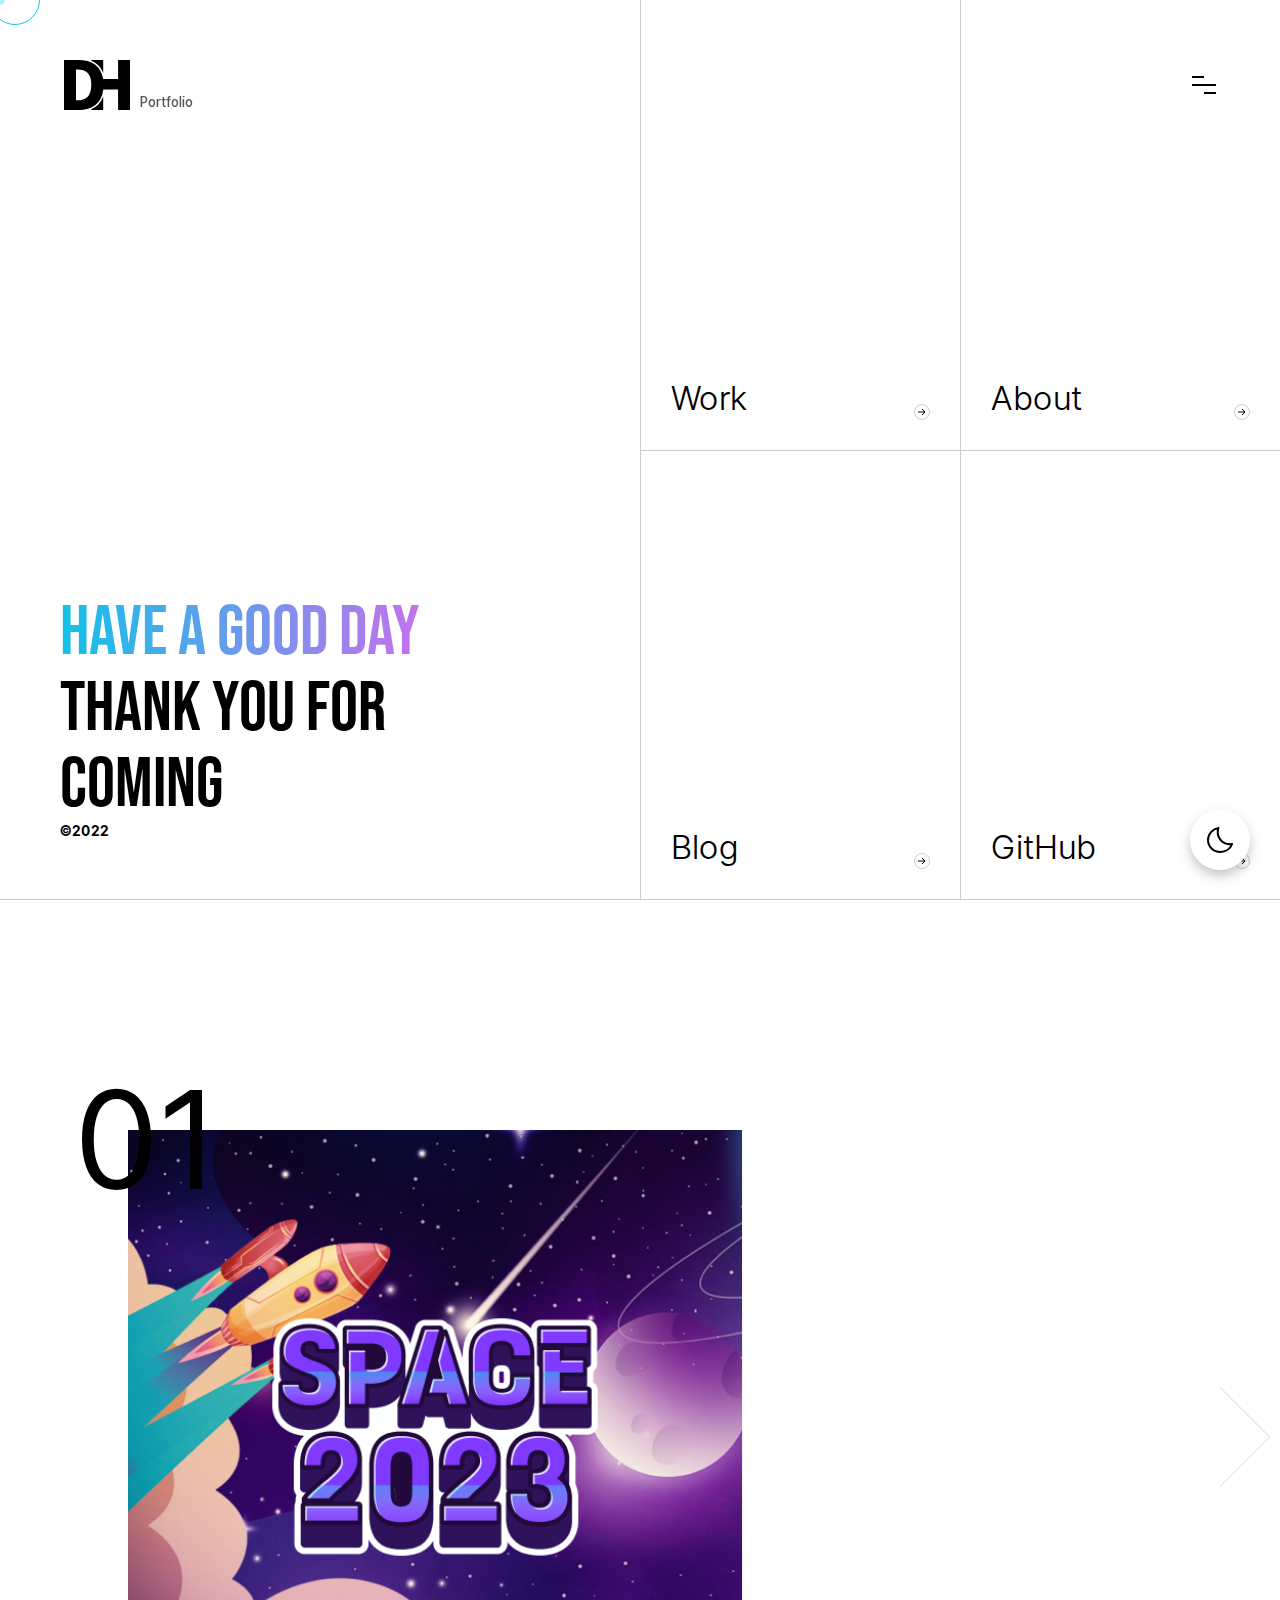
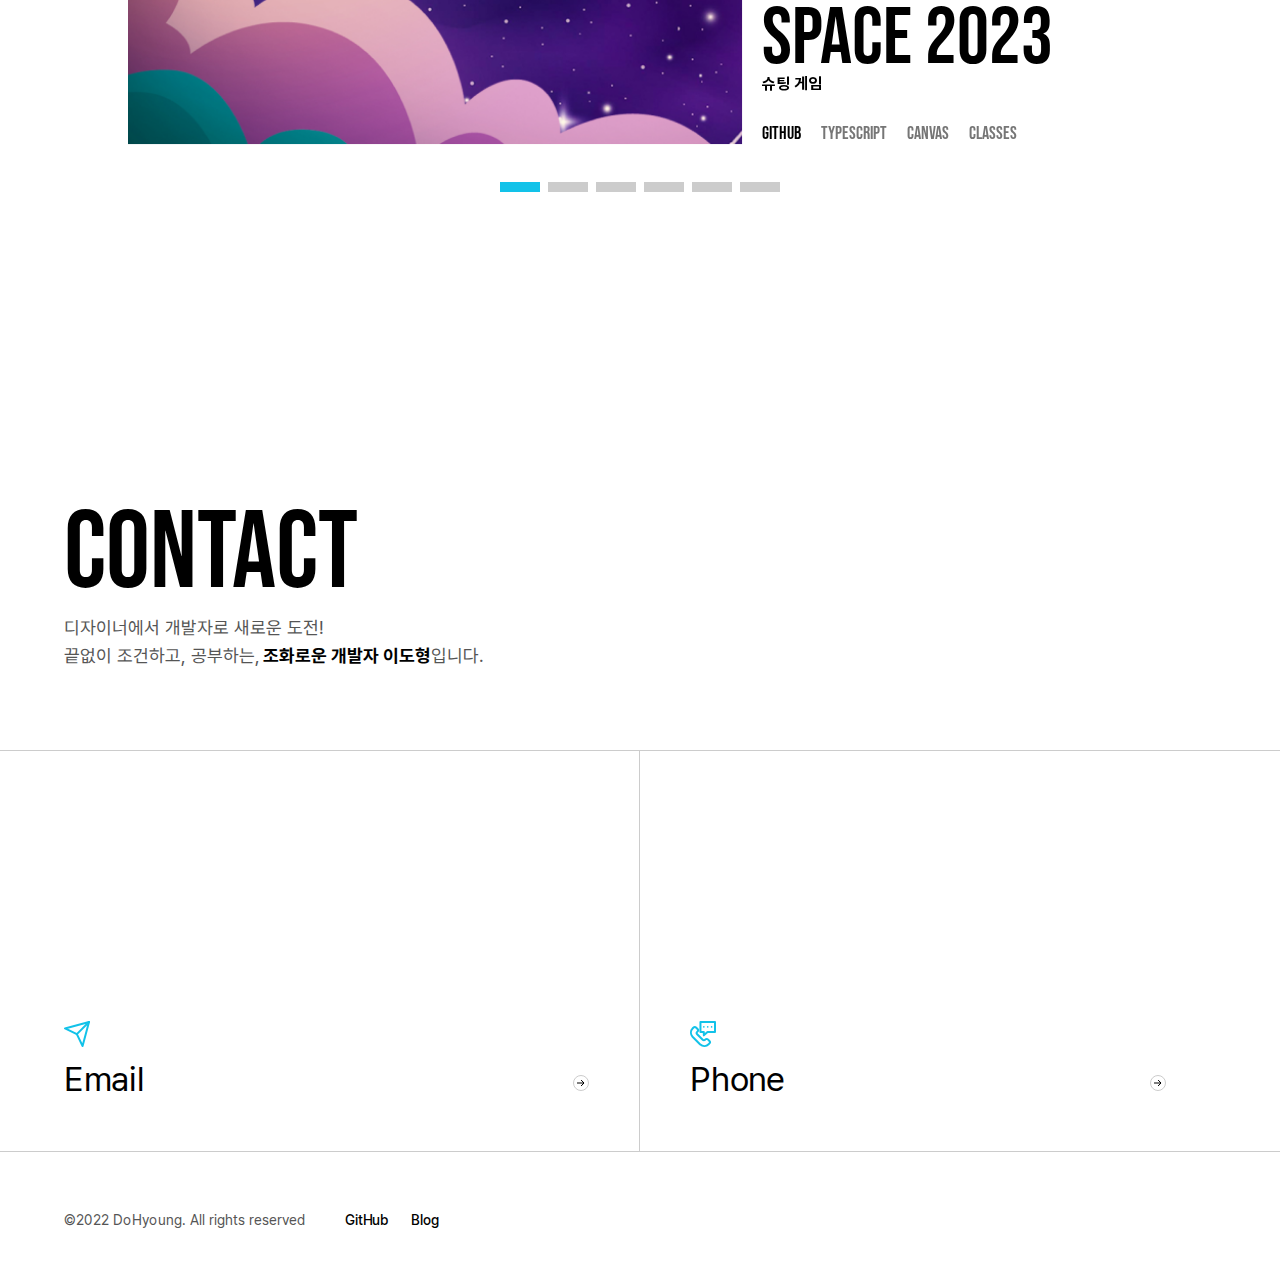
<file: index.html>
<!DOCTYPE html>
<html lang="ko" data-dark="false">
  <head>
    <meta charset="UTF-8" />
    <meta http-equiv="X-UA-Compatible" content="IE=edge" />
    <meta name="viewport" content="width=device-width, initial-scale=1.0" />
    <title>Dohyoung_Portfolio</title>
    <meta name="description" content="이도형 포트폴리오 사이트입니다" />
    <meta
      name="keywords"
      content="포트폴리오, 프론트엔드, 개발자, DH, 이도형"
    />

    <!-- og -->
    <meta property="og:title" content="Dohyoung_Portfolio" />
    <meta property="og:url" content="https://shape2ee.github.io/Portfolio/" />
    <meta
      property="og:image"
      content="https://shape2ee.github.io/Portfolio/common/images/ogImage.png"
    />
    <meta property="og:description" content="이도형 포트폴리오 사이트입니다" />
    <meta property="og:type" content="website" />

    <!-- twitter -->
    <meta name="twitter:card" content="summary" />
    <meta name="twitter:title" content="Dohyoung_Portfolio" />
    <meta name="twitter:url" content="https://shape2ee.github.io/Portfolio/" />
    <meta
      name="twitter:image"
      content="https://shape2ee.github.io/Portfolio/common/images/ogImage.png"
    />
    <meta name="twitter:description" content="이도형 포트폴리오 사이트입니다" />

    <!-- favicon -->
    <link rel="icon" href="./common/favicon/favicon.ico" sizes="any" />
    <link rel="icon" href="./common/favicon/favicon.svg" type="image/svg+xml" />
    <link rel="apple-touch-icon" href="./common/favicon/apple-touch-icon.png" />
    <link rel="manifest" href="./common/favicon/site.webmanifest" />

    <!-- reset css -->
    <link rel="stylesheet" href="./common/css/minireset.css" />
    <!-- font -->
    <link rel="stylesheet" href="./common/css/font.css" />
    <!-- 공통스타일 -->
    <link rel="stylesheet" href="./common/css/basic.css" />
    <link rel="stylesheet" href="./common/css/contact.css" />
    <!-- swiper -->
    <link rel="stylesheet" href="./common/css/swiper-bundle.min.css" />
    <!-- style css -->
    <link rel="stylesheet" href="./css/style.css" />
    <link
      rel="stylesheet"
      media="screen and (min-width: 768px)"
      href="./css/style_tablet.css"
    />
    <link
      rel="stylesheet"
      media="screen and (min-width: 1024px)"
      href="./css/style_pc.css"
    />
    <!-- hover css -->
    <link rel="stylesheet" href="./css/hover_main.css" />
    <!-- dark mode -->
    <link rel="stylesheet" href="./css/dark_main.css" />
  </head>
  <body>
    <!-- skip navigation -->
    <div class="skip_nav">
      <a href="#work">본문 바로가기</a>
    </div>
    <!-- custom cursor -->
    <div id="cursor1" class="cursor1"></div>
    <div id="cursor2" class="cursor2"></div>
    <!-- header -->
    <header class="header">
      <div class="header_wrap">
        <h1 class="header_logo">
          <a href="./">
            <span class="blind">Dohyoung_Portfolio</span>
          </a>
        </h1>
        <p>Portfolio</p>
        <div class="header_menu">
          <em>
            <span class="blind">메뉴</span>
          </em>
        </div>
      </div>
    </header>
    <!-- side nav -->
    <nav class="side">
      <div class="side_wrap">
        <ul class="side_gnb">
          <li class="side_item"><a href="./work/index.html">work</a></li>
          <li class="side_item"><a href="./about/index.html">about</a></li>
          <li class="side_item">
            <a href="https://shape-coding.tistory.com" target="_blank">blog</a>
          </li>
          <li class="side_item">
            <a href="https://github.com/Shape2ee" target="_blank">github</a>
          </li>
        </ul>
        <div class="side_info">
          <div class="side_email">
            <strong>Email</strong>
            <p>shape1026@gamil.com</p>
          </div>
          <div class="side_phone">
            <strong>Phone</strong>
            <p>010-6621-8939</p>
          </div>
        </div>
      </div>
    </nav>
    <!-- main -->
    <main class="main">
      <!-- section1 info -->
      <section class="info">
        <div class="info_wrap">
          <!-- info_txt -->
          <div class="info_txt">
            <h2>
              <span class="tit">have a good day</span>
              <span class="block">thank you for</span>
              <span class="block">coming</span>
            </h2>
            <p>&copy;2022</p>
          </div>
          <!-- info_grid -->
          <div class="info_grid">
            <div class="info_item">
              <a href="./work/index.html">
                <div class="info_tit">
                  <h3 class="info_tit_front">Work</h3>
                  <h3 class="info_tit_back">view</h3>
                  <span class="info_bg bg1"></span>
                </div>
              </a>
            </div>
            <div class="info_item">
              <a href="./about/index.html">
                <div class="info_tit">
                  <h3 class="info_tit_front">About</h3>
                  <h3 class="info_tit_back">view</h3>
                  <span class="info_bg bg2"></span>
                </div>
              </a>
            </div>
            <div class="info_item">
              <a href="https://shape-coding.tistory.com" target="_blank">
                <div class="info_tit">
                  <h3 class="info_tit_front">Blog</h3>
                  <h3 class="info_tit_back">view</h3>
                  <span class="info_bg bg3"></span>
                </div>
              </a>
            </div>
            <div class="info_item">
              <a href="https://github.com/Shape2ee" target="_blank">
                <div class="info_tit">
                  <h3 class="info_tit_front">GitHub</h3>
                  <h3 class="info_tit_back">view</h3>
                  <span class="info_bg bg4"></span>
                </div>
              </a>
            </div>
          </div>
        </div>
      </section>
      <!-- section2 work -->
      <section class="work" id="work">
        <h2 class="blind">작업리스트</h2>

        <div class="work_wrap">
          <!-- 화살표 버튼 -->
          <div class="work_arrow">
            <button class="work_prev"><span class="blind">이전</span></button>
            <button class="work_next"><span class="blind">다음</span></button>
          </div>

          <!-- slide main contents -->
          <div class="swiper work_slide_container">
            <ul class="swiper-wrapper work_slide" data-position="0">
              <li class="swiper-slide">
                <div class="work_img">
                  <a href="./project/shootingGame/index.html">
                    <img src="./images/slide_shooting_game.png" alt="슈팅게임 SPACE 2023" />
                  </a>
                </div>
                <div class="work_txt" data-swiper-parallax="-300">
                  <h3 data-swiper-parallax="-500">
                    <a href="./project/shootingGame/index.html">SPACE 2023</a>
                  </h3>
                  <strong data-swiper-parallax="-300">슈팅 게임</strong>
                  <p data-swiper-parallax="-100">
                    이 프로젝트는 class문법을 이용하여 객체지향 문법에 대해 공부하고 이해하며 Canvas API를 이용하여 부드러운 움직임을 구현하도록 노력했습니다.
                    그리고 TypeScript를 코드에 적용하여 JavaScript 코드에 안정성을 향상 시켰습니다.
                  </p>
                  <div class="txt_etc">
                    <a
                      href="https://github.com/Shape2ee/shooting-game"
                      target="_blank"
                      >github</a
                    >
                    <p>typescript</p>
                    <p>canvas</p>
                    <p>classes</p>
                  </div>
                </div>
              </li>
              <li class="swiper-slide">
                <div class="work_img">
                  <a href="./project/hp/index.html">
                    <img src="./images/slide_hp.png" alt="HP코리아 웹사이트" />
                  </a>
                </div>
                <div class="work_txt" data-swiper-parallax="-300">
                  <h3 data-swiper-parallax="-500">
                    <a href="./project/hp/index.html">HP Korea</a>
                  </h3>
                  <strong data-swiper-parallax="-300">HP코리아 웹사이트</strong>
                  <p data-swiper-parallax="-100">
                    리액트를 이용하여 컴퓨터 판매회사인 HP 사이트를 새롭게
                    리디자인 하였습니다. 전체적으로 깔끔하면서 라운드를 이용하여
                    부드러운 느낌을 추가하여 대중들에게 딱딱한 분위기보다 좀 더
                    친근하게 다가가는 느낌을 주고자 하였습니다.
                  </p>
                  <div class="txt_etc">
                    <a
                      href="https://github.com/Shape2ee/hp-app-react"
                      target="_blank"
                      >github</a
                    >
                    <p>react</p>
                    <p>router</p>
                    <p>javascript</p>
                  </div>
                </div>
              </li>
              <li class="swiper-slide">
                <div class="work_img">
                  <a href="./project/cocaCola/index.html">
                    <img
                      src="./images/slide_co.png"
                      alt="코카콜라 반응형 웹사이트"
                    />
                  </a>
                </div>
                <div class="work_txt" data-swiper-parallax="-300">
                  <h3 data-swiper-parallax="-500">
                    <a href="./project/cocaCola/index.html">coca-cola</a>
                  </h3>
                  <strong data-swiper-parallax="-300"
                    >코카-콜라 웹사이트</strong
                  >
                  <p data-swiper-parallax="-100">
                    전세계인이 사랑하는 브랜드인 코카콜라의 콜라만을 위한
                    사이트를 만들어보고자 했습니다. 전체적인 컨셉을 코카콜라의
                    탄산처럼 강렬하고 화려하게 잡고 코카콜라의 메인 컬러를
                    이용하여 작업을 진행하였습니다.
                  </p>
                  <div class="txt_etc">
                    <a
                      href="https://github.com/Shape2ee/coca-cola"
                      target="_blank"
                      >github</a
                    >
                    <p>html</p>
                    <p>scss</p>
                    <p>javascript</p>
                  </div>
                </div>
              </li>
              <li class="swiper-slide">
                <div class="work_img">
                  <a href="./project/rockScissorsPaper/index.html">
                    <img src="./images/slide_rsp.png" alt="가위바위보 게임" />
                  </a>
                </div>
                <div class="work_txt" data-swiper-parallax="-300">
                  <h3 data-swiper-parallax="-500">
                    <a href="./project/rockScissorsPaper/index.html">
                      Rock<span class="block">Scissors</span>
                      <span class="block">Paper</span>
                    </a>
                  </h3>
                  <strong data-swiper-parallax="-300">가위바위보 게임</strong>
                  <p data-swiper-parallax="-100">
                    자바스크립트 토이프로젝트로 가위, 바위, 보 중에 하나를
                    선택하면 컴퓨터가 랜덤으로 가위, 바위, 보를 선택하여
                    대결하는 게임을 작업했습니다.
                  </p>
                  <div class="txt_etc">
                    <a
                      href="https://github.com/Shape2ee/RockScissorPaper"
                      target="_blank"
                      >github</a
                    >
                    <p>html</p>
                    <p>css</p>
                    <p>javascript</p>
                  </div>
                </div>
              </li>
              <li class="swiper-slide">
                <div class="work_img">
                  <a href="./project/lotteCinema/index.html">
                    <img
                      src="./images/slide_lc.png"
                      alt="롯데시네마 반응형 웹사이트"
                    />
                  </a>
                </div>
                <div class="work_txt" data-swiper-parallax="-300">
                  <h3 data-swiper-parallax="-500">
                    <a href="./project/01_lotteCinema/index.html">
                      lotte<span class="block">cinema</span>
                    </a>
                  </h3>
                  <strong data-swiper-parallax="-300"
                    >롯데시네마 웹사이트</strong
                  >
                  <p data-swiper-parallax="-100">
                    기존 롯데시네마가 다른 영화관 브랜드 사이트보다 올드한
                    느낌이 강하다고 느껴져서 리디자인하였습니다. 롯데시네마가
                    주장하는 '백화점 속 영화관'이라는 기본 전략을 사이트에서도
                    느낄 수 있도록 하려고 영화관이지만 좀 더 고급지고 깔끔한
                    느낌을 중점으로 작업하였습니다.
                  </p>
                  <div class="txt_etc">
                    <a
                      href="https://github.com/Shape2ee/lotteCinema"
                      target="_blank"
                      >github</a
                    >
                    <p>html</p>
                    <p>css</p>
                    <p>javascript</p>
                  </div>
                </div>
              </li>
              <li class="swiper-slide">
                <div class="work_img">
                  <a href="./project/kkkApp/index.html">
                    <img src="./images/slide_kkk.png" alt="" />
                  </a>
                </div>
                <div class="work_txt" data-swiper-parallax="-300">
                  <h3 data-swiper-parallax="-500">
                    <a href="./project/kkkApp/index.html">kkk APP</a>
                  </h3>
                  <strong data-swiper-parallax="-300"
                    >강아지 산책 리워드 어플리케이션, 킁.킁.킁</strong
                  >
                  <p data-swiper-parallax="-100">
                    사용자가 빠르게 산책하러 갈 수 있고, 필요한 정보를 빠르게
                    확인할 수 있도록 구성하였으며, 편하고 깔끔하면서 반려견
                    어플인 만큼 반려견의 활발함을 보여 줄 수 있도록 리디자인
                    하였습니다.
                  </p>
                  <div class="txt_etc">
                    <a
                      href="https://xd.adobe.com/view/f224be23-c75d-43d7-901c-06aa6fcbeb49-a777"
                      target="_blank"
                      >Prototype</a
                    >
                    <a
                      href="https://drive.google.com/file/d/1esg-MBp51vMzmT7yNbJH81RDoxtuA3HS/view?usp=sharing"
                      target="_blank"
                      >PDF</a
                    >
                    <p>xd</p>
                    <p>dseign</p>
                  </div>
                </div>
              </li>
            </ul>
            <!-- slide_pagination -->
            <div class="swiper-pagination"></div>
          </div>
          <!-- slide_index -->
          <div class="swiper work_index">
            <div class="swiper-wrapper work_index_wrap">
              <p class="swiper-slide">01</p>
              <p class="swiper-slide">02</p>
              <p class="swiper-slide">03</p>
              <p class="swiper-slide">04</p>
              <p class="swiper-slide">05</p>
              <p class="swiper-slide">06</p>
              <!-- 
              <p class="swiper-slide">07</p>
              <p class="swiper-slide">08</p>
              <p class="swiper-slide">09</p>
              <p class="swiper-slide">10</p>
              -->
            </div>
          </div>
        </div>
      </section>

      <!-- section3 contact -->
      <section class="contact">
        <div class="contact_txt">
          <h2>contact</h2>
          <p>디자이너에서 개발자로 새로운 도전!</p>
          <p>끝없이 조건하고, 공부하는,</p>
          <p><strong>조화로운 개발자 이도형</strong>입니다.</p>
        </div>
        <div class="contact_container">
          <div class="contact_wrap">
            <div class="contact_address">
              <a href="mailto:shape1026@gamil.com">
                <div class="contact_tit email">
                  <h3 class="contact_tit_front">Email</h3>
                  <h3 class="contact_tit_back">shape1026@gamil.com</h3>
                </div>
              </a>
            </div>
            <div class="contact_address">
              <a href="tel:010-6621-8939">
                <div class="contact_tit phone">
                  <h3 class="contact_tit_front">Phone</h3>
                  <h3 class="contact_tit_back">010.6621.8939</h3>
                </div>
              </a>
            </div>
          </div>
        </div>
      </section>
    </main>

    <!-- footer -->
    <footer>
      <div class="footer_wrap">
        <p>©2022 DoHyoung. All rights reserved</p>
        <div class="footer_link">
          <a href="https://github.com/Shape2ee" target="_blank">GitHub</a>
          <a href="https://shape-coding.tistory.com/" target="_blank">Blog</a>
        </div>
      </div>
    </footer>

    <div class="btn_wrap">
      <!-- go to up -->
      <button type="button" class="top_btn" id="goToTop">
        <em><span class="blind">위로가기</span></em>
      </button>

      <!-- dark mode -->
      <button type="button" class="dark_btn" id="dark_btn">
        <em><span class="blind">다크모드</span></em>
      </button>
    </div>
    <!-- script -->
    <script src="./common/js/side.js"></script>
    <script src="./common/js/header.js"></script>
    <script src="./common/js/basic.js"></script>
    <script src="./common/js/darkMode.js"></script>
    <!-- swiper -->
    <script src="./common/js/swiper-bundle.min.js"></script>
    <script src="./js/slide.js"></script>
    <script src="./js/imageMove.js"></script>
  </body>
</html>
</file>
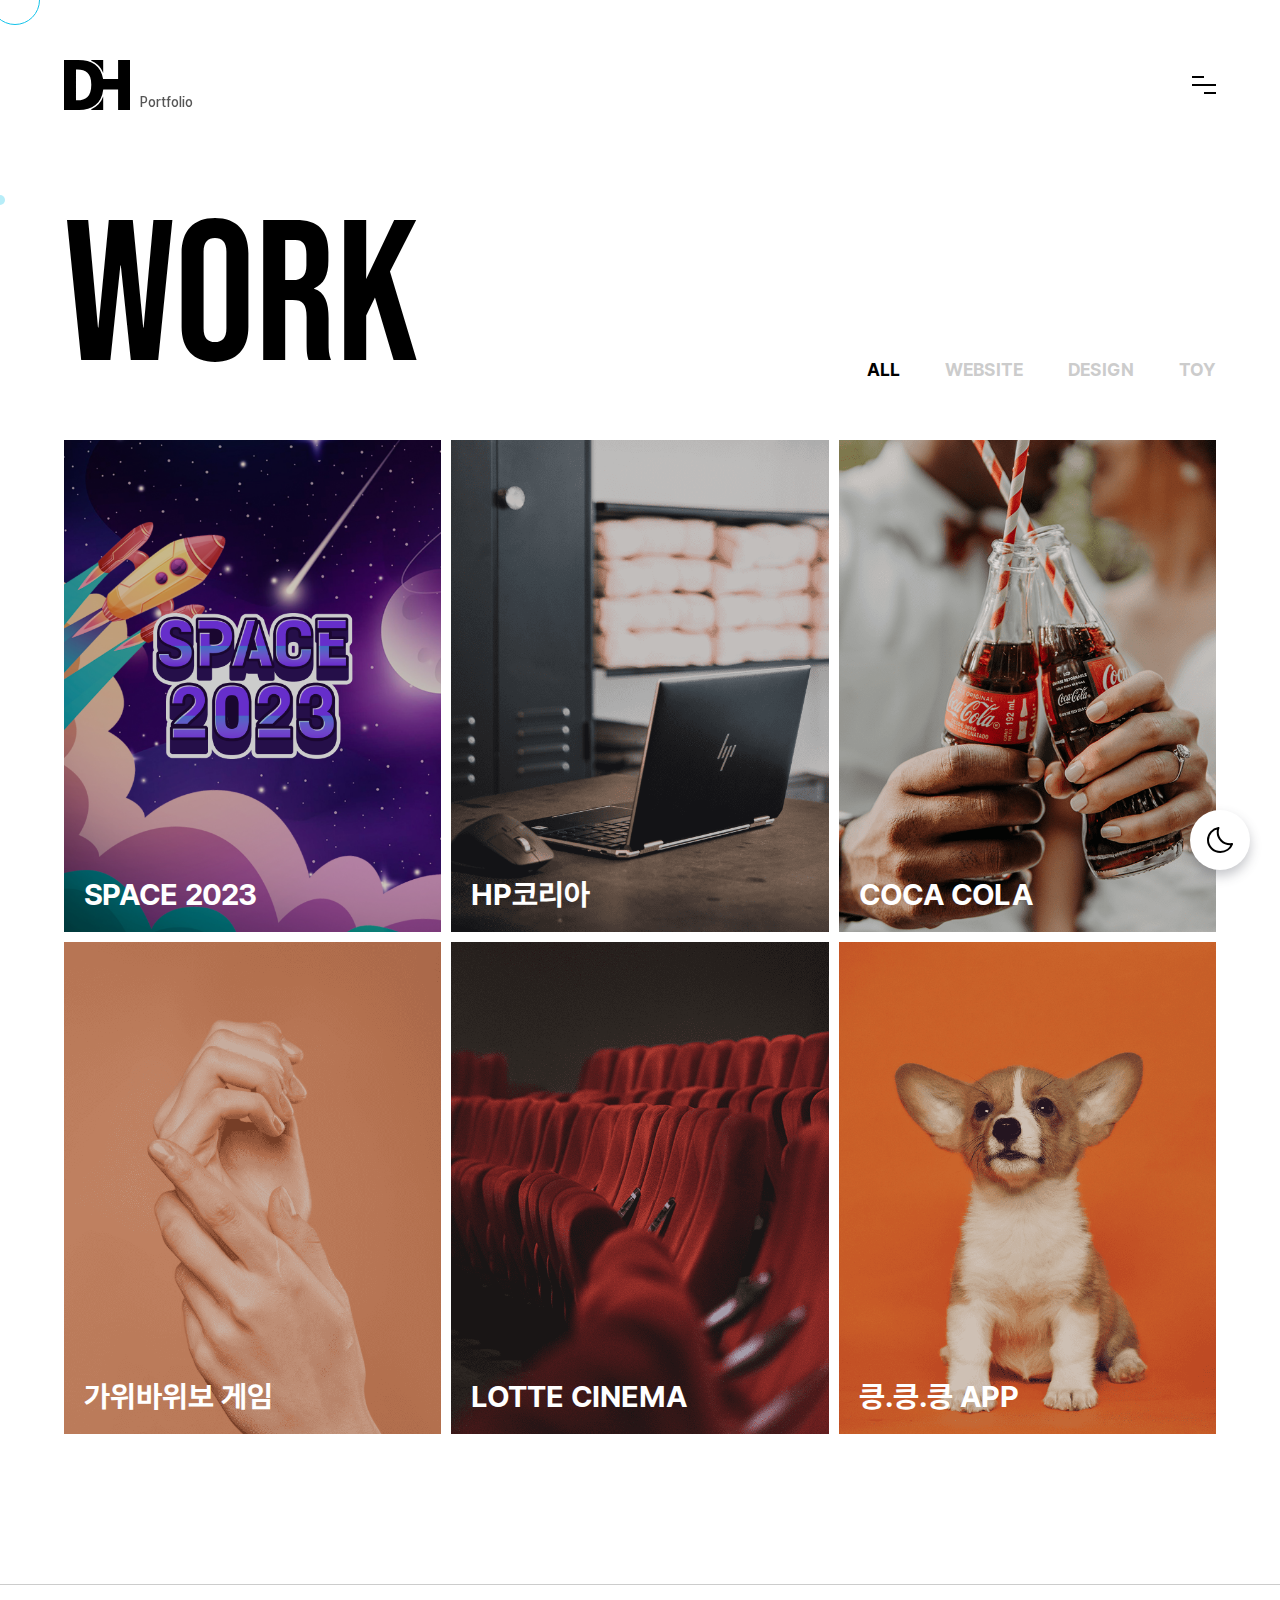
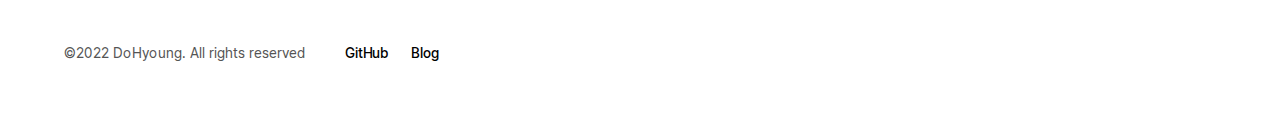
<file: work/index.html>
<!DOCTYPE html>
<html lang="ko" data-dark="false">
  <head>
    <meta charset="UTF-8" />
    <meta http-equiv="X-UA-Compatible" content="IE=edge" />
    <meta name="viewport" content="width=device-width, initial-scale=1.0" />
    <title>Work | Dohyoung_Portfolio</title>
    <meta
      name="description"
      content="이도형 포트폴리오 사이트의 작업물 페이지입니다"
    />
    <meta
      name="keywords"
      content="포트폴리오, 프론트엔드, 개발자, DH, 이도형, work, 작업물"
    />

    <!-- og -->
    <meta property="og:title" content="Work | Dohyoung_Portfolio" />
    <meta
      property="og:url"
      content="https://shape2ee.github.io/Portfolio/work/"
    />
    <meta
      property="og:image"
      content="https://shape2ee.github.io/Portfolio/common/images/ogImage.png"
    />
    <meta
      property="og:description"
      content="이도형 포트폴리오 사이트의 작업물 페이지입니다"
    />
    <meta property="og:type" content="website" />

    <!-- twitter -->
    <meta name="twitter:card" content="summary" />
    <meta name="twitter:title" content="Work | Dohyoung_Portfolio" />
    <meta
      name="twitter:url"
      content="https://shape2ee.github.io/Portfolio/work/"
    />
    <meta
      name="twitter:image"
      content="https://shape2ee.github.io/Portfolio/common/images/ogImage.png"
    />
    <meta
      name="twitter:description"
      content="이도형 포트폴리오 사이트의 작업물 페이지입니다"
    />

    <!-- favicon -->
    <link rel="icon" href="../common/favicon/favicon.ico" sizes="any" />
    <link
      rel="icon"
      href="../common/favicon/favicon.svg"
      type="image/svg+xml"
    />
    <link
      rel="apple-touch-icon"
      href="../common/favicon/apple-touch-icon.png"
    />
    <link rel="manifest" href="../common/favicon/site.webmanifest" />

    <!-- reset css -->
    <link rel="stylesheet" href="../common/css/minireset.css" />
    <!-- font -->
    <link rel="stylesheet" href="../common/css/font.css" />
    <!-- 공통스타일 -->
    <link rel="stylesheet" href="../common/css/basic.css" />
    <!-- style css -->
    <link rel="stylesheet" href="./css/style_work.css" />
    <link rel="stylesheet" href="./css/dark_work.css" />
  </head>
  <body>
    <!-- custom cursor -->
    <div id="cursor1" class="cursor1"></div>
    <div id="cursor2" class="cursor2"></div>
    <!-- header -->
    <header class="header">
      <div class="header_wrap">
        <h1 class="header_logo">
          <a href="../">
            <span class="blind">Dohyoung_Portfolio</span>
          </a>
        </h1>
        <p>Portfolio</p>
        <div class="header_menu">
          <em>
            <span class="blind">메뉴</span>
          </em>
        </div>
      </div>
    </header>
    <!-- side nav -->
    <nav class="side">
      <div class="side_wrap">
        <ul class="side_gnb">
          <li class="side_item"><a href="./index.html">work</a></li>
          <li class="side_item"><a href="../about/index.html">about</a></li>
          <li class="side_item">
            <a href="https://shape-coding.tistory.com/" target="_blank">blog</a>
          </li>
          <li class="side_item">
            <a href="https://github.com/Shape2ee" target="_blank">github</a>
          </li>
        </ul>
        <div class="side_info">
          <div class="side_email">
            <strong>Email</strong>
            <p>shape1026@gamil.com</p>
          </div>
          <div class="side_phone">
            <strong>Phone</strong>
            <p>010-6621-8939</p>
          </div>
        </div>
      </div>
    </nav>
    <!-- main -->
    <main>
      <section class="gird">
        <div class="grid_wrap">
          <!-- gird title -->
          <div class="grid_head">
            <h2 class="grid_tit">work</h2>
            <ul class="grid_tab">
              <li class="active"><button>ALL</button></li>
              <li><button>WEBSITE</button></li>
              <li><button>DESIGN</button></li>
              <li><button>TOY</button></li>
            </ul>
          </div>
          <!-- 작업물 모음 -->
          <ul class="grid_container">
            <li class="grid_item toy">
              <a href="../project/shootingGame/index.html">
                <div class="grid_img">
                  <img
                    src="./images/project_shooting_game-1.png"
                    alt="슈팅 게임 SPACE2023 이미지1"
                    loading="lazy"
                  />
                  <div class="grid_txt">
                    <h3>SPACE 2023</h3>
                  </div>
                </div>
                <div class="pg pg1"></div>
                <div class="pg pg2"></div>
                <div class="pg pg3">
                  <img
                    src="./images/project_shooting_game-2.png"
                    alt="슈팅 게임 SPACE2023 이미지2"
                    loading="lazy"
                  />
                  <div class="grid_txt-center">
                    <span>toy project</span>
                    <h3>SPACE 2023</h3>
                  </div>
                </div>
              </a>
            </li>
            <li class="grid_item web">
              <a href="../project/hp/index.html">
                <div class="grid_img">
                  <img src="./images/project_hp-1.png" alt="HP 사이트" />
                  <div class="grid_txt">
                    <h3>HP코리아</h3>
                  </div>
                </div>
                <div class="pg pg1"></div>
                <div class="pg pg2"></div>
                <div class="pg pg3">
                  <img src="./images/project_hp-2.png" alt="HP 사이트" />
                  <div class="grid_txt-center">
                    <span>website</span>
                    <h3>HP코리아</h3>
                  </div>
                </div>
              </a>
            </li>
            <li class="grid_item web">
              <a href="../project/cocaCola/index.html">
                <div class="grid_img">
                  <img
                    src="./images/project_co-1.png"
                    alt="코카 콜라 반응형 웹사이트1"
                  />
                  <div class="grid_txt">
                    <h3>coca cola</h3>
                  </div>
                </div>
                <div class="pg pg1"></div>
                <div class="pg pg2"></div>
                <div class="pg pg3">
                  <img
                    src="./images/project_co-2.png"
                    alt="코카 콜라 반응형 웹사이트2"
                  />
                  <div class="grid_txt-center">
                    <span>website</span>
                    <h3>coca cola</h3>
                  </div>
                </div>
              </a>
            </li>
            <li class="grid_item toy">
              <a href="../project/rockScissorsPaper/index.html">
                <div class="grid_img">
                  <img
                    src="./images/project_rsp-1.png"
                    alt="가위바위보 게임 이미지1"
                    loading="lazy"
                  />
                  <div class="grid_txt">
                    <h3>가위바위보 게임</h3>
                  </div>
                </div>
                <div class="pg pg1"></div>
                <div class="pg pg2"></div>
                <div class="pg pg3">
                  <img
                    src="./images/project_rsp-2.png"
                    alt="가위바위보 게임 이미지2"
                    loading="lazy"
                  />
                  <div class="grid_txt-center">
                    <span>toy project</span>
                    <h3>가위바위보 게임</h3>
                  </div>
                </div>
              </a>
            </li>
            <li class="grid_item web">
              <a href="../project/lotteCinema/index.html">
                <div class="grid_img">
                  <img
                    src="./images/project_lc-1.png"
                    alt="롯데시네마 반응형 웹사이트1"
                  />
                  <div class="grid_txt">
                    <h3>lotte cinema</h3>
                  </div>
                </div>
                <div class="pg pg1"></div>
                <div class="pg pg2"></div>
                <div class="pg pg3">
                  <img
                    src="./images/project_lc-2.png"
                    alt="롯데시네마 반응형 웹사이트2"
                  />
                  <div class="grid_txt-center">
                    <span>website</span>
                    <h3>lotte cinema</h3>
                  </div>
                </div>
              </a>
            </li>
            <li class="grid_item design">
              <a href="../project/kkkApp/index.html">
                <div class="grid_img">
                  <img src="./images/project_kkk-1.png" alt="킁.킁.킁 APP 1" />
                  <div class="grid_txt">
                    <h3>킁.킁.킁 APP</h3>
                  </div>
                </div>
                <div class="pg pg1"></div>
                <div class="pg pg2"></div>
                <div class="pg pg3">
                  <img src="./images/project_kkk-2.png" alt="킁.킁.킁 APP 2" />
                  <div class="grid_txt-center">
                    <span>design</span>
                    <h3>킁.킁.킁 APP</h3>
                  </div>
                </div>
              </a>
            </li>
          </ul>
        </div>
      </section>
    </main>
    <!-- footer -->
    <footer>
      <div class="footer_wrap">
        <p>©2022 DoHyoung. All rights reserved</p>
        <div class="footer_link">
          <a href="https://github.com/Shape2ee" target="_blank">GitHub</a>
          <a href="https://shape-coding.tistory.com/" target="_blank">Blog</a>
        </div>
      </div>
    </footer>

    <div class="btn_wrap">
      <!-- go to up -->
      <button type="button" class="top_btn" id="goToTop">
        <em><span class="blind">위로가기</span></em>
      </button>

      <!-- dark mode -->
      <button type="button" class="dark_btn" id="dark_btn">
        <em><span class="blind">다크모드</span></em>
      </button>
    </div>
    <!-- 공통 script -->
    <script src="../common/js/side.js"></script>
    <script src="../common/js/header.js"></script>
    <script src="../common/js/basic.js"></script>
    <script src="../common/js/darkMode.js"></script>
    <!-- script -->
    <script src="./js/work.js"></script>
  </body>
</html>
</file>
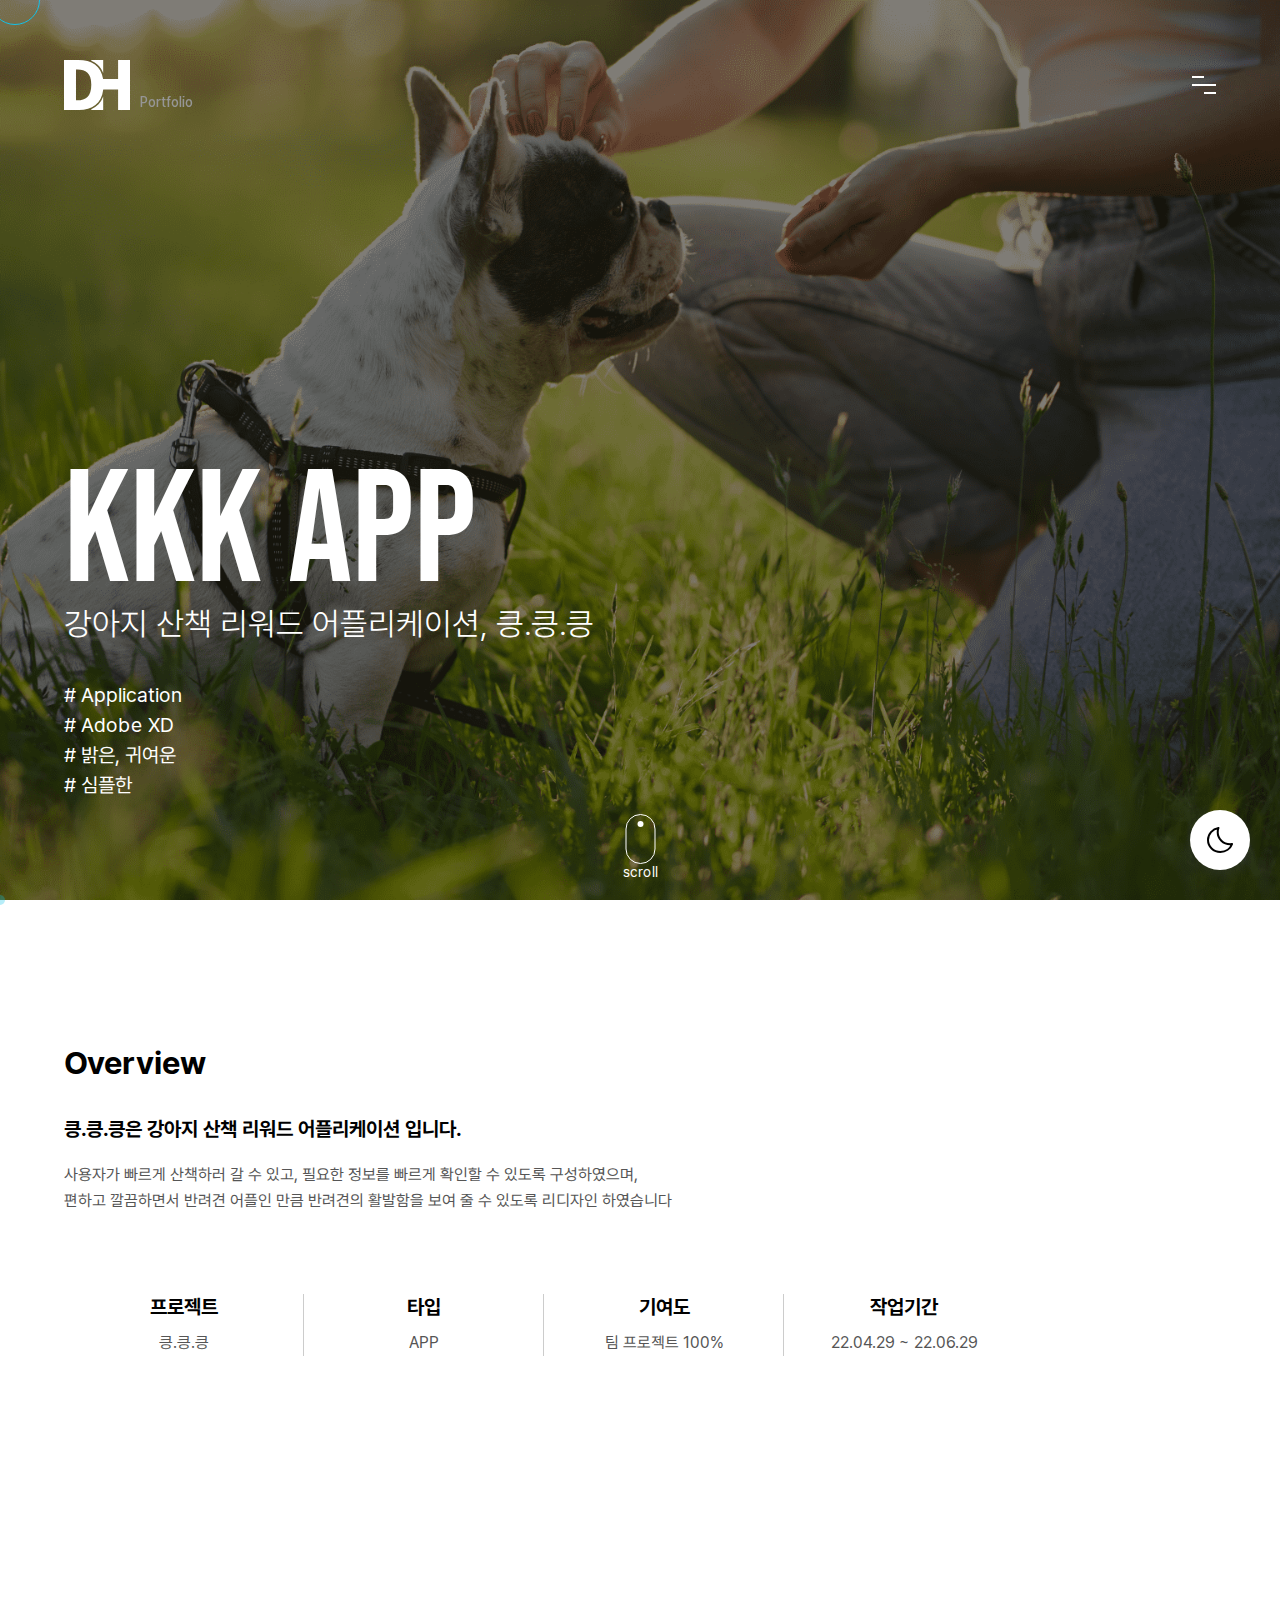
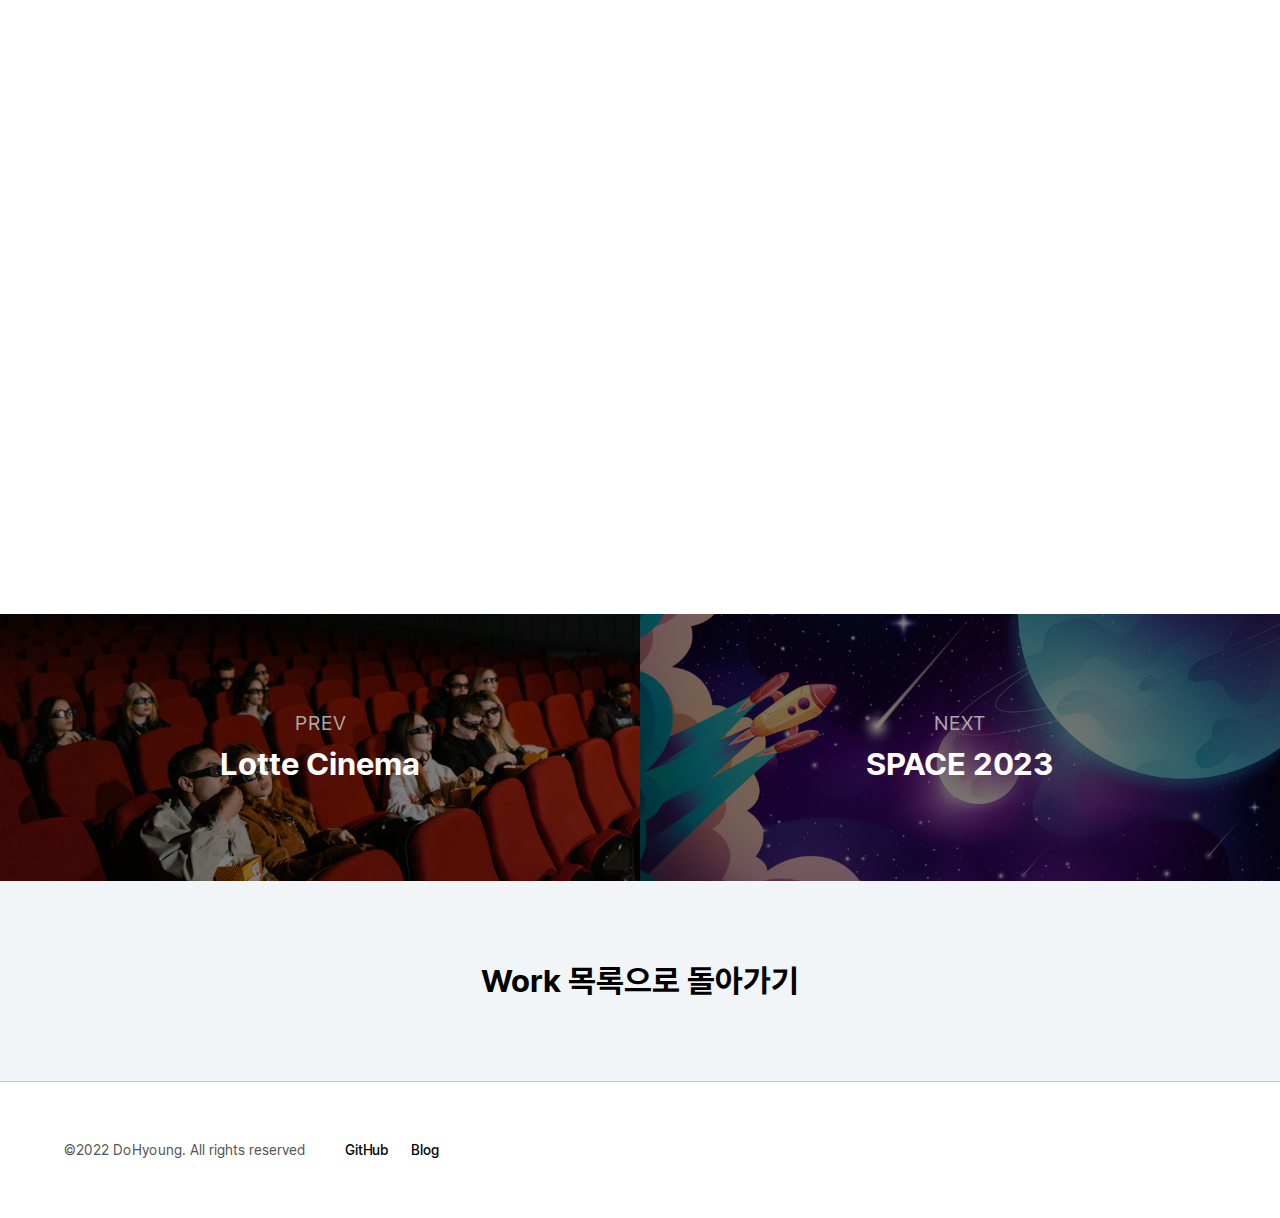
<file: project/kkkApp/index.html>
<!DOCTYPE html>
<html lang="ko" data-dark="false">
  <head>
    <meta charset="UTF-8" />
    <meta http-equiv="X-UA-Compatible" content="IE=edge" />
    <meta name="viewport" content="width=device-width, initial-scale=1.0" />
    <title>킁킁킁 | Dohyoung_Portfolio</title>
    <meta
      name="description"
      content="강아지 산책 리워드 어플리케이션, 킁킁킁 리디자인 입니다."
    />
    <meta
      name="keywords"
      content="킁킁킁, 반려견, 반려견 산책, 산책, 반려동물, 리워드, 포인트, APP, 반려견APP"
    />

    <!-- og -->
    <meta property="og:title" content="Lotte Cinema | Dohyoung_Portfolio" />
    <meta
      property="og:url"
      content="https://shape2ee.github.io/Portfolio/project/kkkApp/"
    />
    <meta
      property="og:image"
      content="https://shape2ee.github.io/Portfolio/common/images/ogImage.png"
    />
    <meta
      property="og:description"
      content="강아지 산책 리워드 어플리케이션, 킁킁킁 리디자인 입니다."
    />
    <meta property="og:type" content="website" />

    <!-- twitter -->
    <meta name="twitter:card" content="summary" />
    <meta name="twitter:title" content="Lotte Cinema | Dohyoung_Portfolio" />
    <meta
      name="twitter:url"
      content="https://shape2ee.github.io/Portfolio/project/kkkApp/"
    />
    <meta
      name="twitter:image"
      content="https://shape2ee.github.io/Portfolio/common/images/ogImage.png"
    />
    <meta
      name="twitter:description"
      content="강아지 산책 리워드 어플리케이션, 킁킁킁 리디자인 입니다."
    />

    <!-- favicon -->
    <link rel="icon" href="../../common/favicon/favicon.ico" sizes="any" />
    <link
      rel="icon"
      href="../../common/favicon/favicon.svg"
      type="image/svg+xml"
    />
    <link
      rel="apple-touch-icon"
      href="../../common/favicon/apple-touch-icon.png"
    />
    <link rel="manifest" href="../../common/favicon/site.webmanifest" />

    <!-- reset css -->
    <link rel="stylesheet" href="../../common/css/minireset.css" />
    <!-- font -->
    <link rel="stylesheet" href="../../common/css/font.css" />
    <!-- webfont -->
    <link rel="preconnect" href="https://fonts.googleapis.com" />
    <link rel="preconnect" href="https://fonts.gstatic.com" crossorigin />
    <link
      href="https://fonts.googleapis.com/css2?family=Noto+Sans+KR&display=swap"
      rel="stylesheet"
    />
    <!-- 공통스타일 -->
    <link rel="stylesheet" href="../../common/css/basic.css" />
    <link rel="stylesheet" href="../../common/css/contact.css" />
    <link rel="stylesheet" href="../common/css/style.css" />
    <!-- style css -->
    <link rel="stylesheet" href="./css/kkk.css" />
    <!-- hover css -->
    <link rel="stylesheet" href="../common/css/hover.css" />
    <!-- dark mode -->
    <link rel="stylesheet" href="../common/css/dark.css" />
  </head>
  <body>
    <!-- custom cursor -->
    <div id="cursor1" class="cursor1"></div>
    <div id="cursor2" class="cursor2"></div>
    <!-- header -->
    <header class="header project">
      <div class="header_wrap">
        <h1 class="header_logo">
          <a href="../../index.html">
            <span class="blind">Dohyoung_Portfolio</span>
          </a>
        </h1>
        <p>Portfolio</p>
        <div class="header_menu">
          <em>
            <span class="blind">메뉴</span>
          </em>
        </div>
      </div>
    </header>
    <!-- side nav -->
    <nav class="side">
      <div class="side_wrap">
        <ul class="side_gnb">
          <li class="side_item"><a href="../../work/index.html">work</a></li>
          <li class="side_item"><a href="../../about/index.html">about</a></li>
          <li class="side_item">
            <a href="https://shape-coding.tistory.com/" target="_blank">blog</a>
          </li>
          <li class="side_item">
            <a href="https://github.com/Shape2ee" target="_blank">github</a>
          </li>
        </ul>
        <div class="side_info">
          <div class="side_email">
            <strong>Email</strong>
            <p>shape1026@gamil.com</p>
          </div>
          <div class="side_phone">
            <strong>Phone</strong>
            <p>010-6621-8939</p>
          </div>
        </div>
      </div>
    </nav>
    <!-- main visual -->
    <article class="visual">
      <!-- text box -->
      <div class="visual_text">
        <h2 class="visual_title">KKK APP</h2>
        <h3 class="visual_sub-title">
          강아지 산책 리워드 어플리케이션, 킁.킁.킁
        </h3>
        <ul class="visual_tag">
          <li># Application</li>
          <li># Adobe XD</li>
          <li># 밝은, 귀여운</li>
          <li># 심플한</li>
        </ul>
      </div>
      <!-- scroll animation -->
      <div class="visual_scroll">
        <span class="visual_mouse">
          <span class="visual_ball"></span>
        </span>
        <p>scroll</p>
      </div>
    </article>
    <!-- main -->
    <main>
      <!-- overview -->
      <section class="overview">
        <div class="inner_wrapper">
          <h2 class="overview_main-tit title-font">overview</h2>
          <h3 class="overview_tit">
            <span class="overview_tit-block">
              킁.킁.킁은 강아지 산책 리워드 어플리케이션 입니다.
            </span>
          </h3>
          <p class="overview_txt">
            사용자가 빠르게 산책하러 갈 수 있고, 필요한 정보를 빠르게 확인할 수
            있도록 구성하였으며,
            <span class="block"
              >편하고 깔끔하면서 반려견 어플인 만큼 반려견의 활발함을 보여 줄 수
              있도록 리디자인 하였습니다</span
            >
          </p>
          <!-- 프로젝트 정보 -->
          <ul class="overview_project">
            <li>
              <strong>프로젝트</strong>
              <p>킁.킁.킁</p>
            </li>
            <li>
              <strong>타입</strong>
              <p>APP</p>
            </li>
            <li>
              <strong>기여도</strong>
              <p>팀 프로젝트 100%</p>
            </li>
            <li>
              <strong>작업기간</strong>
              <p>22.04.29 ~ 22.06.29</p>
            </li>
          </ul>
        </div>
      </section>
      <!-- imgBox -->
      <section class="site-img">
        <h2 class="blind">웹사이트 디자인</h2>
        <div class="site-img_container">
          <div class="site-img_wrap">
            <div class="site-img_box">
              <img src="./images/login.gif" alt="" />
            </div>
          </div>
          <div class="site-img_wrap">
            <div class="site-img_box">
              <img src="./images/dogWalk.gif" alt="" />
            </div>
          </div>
          <div class="site-img_wrap">
            <div class="site-img_box">
              <img src="./images/date.gif" alt="" />
            </div>
          </div>
        </div>
      </section>
      <!-- info -->
      <section class="info">
        <div class="inner_wrapper">
          <!-- item 진행과정 -->
          <div class="info_item">
            <h2 class="info_tit title-font">진행과정</h2>
            <ul class="info_list">
              <li>앱 선정</li>
              <li>앱 분석 및 사용자 분석</li>
              <li>데스크 리서치</li>
              <li>타사 앱 분석</li>
              <li>비전/목표 설정</li>
              <li>페르소나 설정 및 사용자 여정 지도 제작</li>
              <li>와이어 프레임 제작</li>
              <li>스타일 가이드 제작</li>
              <li>리 디자인 및 프로토타입 제작</li>
            </ul>
          </div>
          <!-- item 담당업무 -->
          <div class="info_item">
            <h2 class="info_tit title-font">담당업무</h2>
            <ul class="info_list">
              <li>리더 (팀내 의견 조율, 업무 배분)</li>
              <li>기존 앱 분석</li>
              <li>데스크 리서치 공동 조사</li>
              <li>전반적인 디자인 작업</li>
            </ul>
          </div>
          <!-- item1 keywords -->
          <div class="info_item">
            <h2 class="info_tit title-font">Keywords</h2>
            <ul class="info_tag">
              <li># 밝은</li>
              <li># 심플한</li>
              <li># 귀여운</li>
            </ul>
          </div>
          <!-- item2 design -->
          <div class="info_item">
            <h2 class="info_tit title-font">Design</h2>
            <div class="info_box">
              <div class="info_color">
                <h3 class="blind">color</h3>
                <img src="./images/colorPalette.png" alt="color palette" />
              </div>
              <div class="info_font">
                <h3>Apple SD Gothic Neo</h3>
                <ul class="info_font-style">
                  <li>가나다라마바사아자차카타파하</li>
                  <li>ABCDEFGHIJKLNMOPQRSTUVWXYZ</li>
                  <li>abcdefghijklnmopqrstuvwxyz</li>
                  <li>0123456789</li>
                </ul>
              </div>
            </div>
          </div>
          <!-- item -->
          <div class="info_item info_uiux">
            <h2 class="title-font">UIUX</h2>
            <div class="info_design">
              <div class="info_page"></div>
            </div>
          </div>
          <!-- item4 review -->
          <div class="info_item">
            <h2 class="info_tit title-font">잘된 점</h2>
            <ul class="info_review">
              <li>
                <h2 class="info_summary">업무 분담</h2>
                <p>
                  <span class="block"
                    >서로가 서로의 강점을 알고, 그 강점을 살릴 수 있도록 담당
                    업무를 잘 분담하여 진행하였습니다.</span
                  >
                </p>
              </li>
              <li>
                <h2 class="info_summary">빠른 피드백과 대립 없는 의견 조율</h2>
                <p>
                  <span class="block"
                    >서로의 의견을 정확하게 전달하고, 자신의 생각과 다른
                    점이어도 서로 잘 받아들이며
                  </span>
                  <span class="block"
                    >더 좋은 방향으로 진행되도록 피드백을 활발하게
                    하였습니다.</span
                  >
                </p>
              </li>
            </ul>
          </div>
          <!-- item -->
          <div class="info_item">
            <h2 class="info_tit title-font">아쉬운 점</h2>
            <ul class="info_review">
              <li>
                <h2 class="info_summary">반려견의 부재</h2>
                <p>
                  <span class="block"
                    >반려견 관련 애플리케이션을 리디자인하였지만 팀원 모두가
                    반려견을 키우지 않는
                  </span>
                  <span class="block"
                    >상황이어서 조금 더 사용자의 입장에서 다가갈 수 없었다는
                    점이 아쉽습니다.</span
                  >
                </p>
              </li>
              <li>
                <h2 class="info_summary">
                  기한 내 작업을 맞추기 위한 우선순위
                </h2>
                <p>
                  <span class="block"
                    >어쩔 수 없이 작업을 마무리해야 하는 기한은 정해져 있고,
                    우선순위를 나누는 것은
                  </span>
                  <span class="block">당연한 부분이라고 생각을 합니다.</span>
                </p>
                <br />
                <p>
                  <span class="block"
                    >그러다 보니 이번 작업은 메인이 되는 산책하기 페이지에서
                    가장 많은 수정과 시간을
                  </span>
                  <span class="block"
                    >투자하게 되었고, 기한을 맞추려고 어쩔 수 없이 다른
                    페이지들을 작업을 할 때
                  </span>
                  <span class="block"
                    >좀 더 깊은 생각과 고민을 덜 하게 된 것 같아 전체적인 완성도
                    부분에서는
                  </span>
                  <span class="block">아쉬움이 남습니다.</span>
                </p>
              </li>
            </ul>
          </div>
          <!-- item -->
          <div class="info_item">
            <h2 class="info_tit title-font">Review</h2>
            <ul class="info_review">
              <li>
                <h2 class="info_summary">작업의 퀄리티는 팀워크에서 나온다.</h2>
                <p>
                  <span class="block"
                    >팀 작업을 하면서 가장 중요하면서 기본이 되어야 하는 건
                    팀워크라는 것을 배우게 되었습니다.</span
                  >
                  <span class="block"
                    >팀원의 이탈로 없어질 수도 있었던 팀이었지만, 각자 의견을 더
                    많이 내고
                  </span>
                  <span class="block"
                    >의사소통을 계속해서 하면서, 서로에게 다른 팀보다 부족한
                    빈자리가
                  </span>
                  <span class="block"
                    >느껴지지 않도록 노력하며 좋은 팀워크를 유지하였고 그 결과로
                  </span>
                  <span class="block"
                    >마지막까지 마무리 할 수 있었다고 생각합니다.</span
                  >
                </p>
              </li>
              <li>
                <h2 class="info_summary">리더는 처음이라</h2>
                <p>
                  <span class="block"
                    >항상 팀프로젝트를 할 때는 프로젝트의 일원으로서만 참여를
                    하였는데,</span
                  >
                  <span class="block"
                    >이번에 소수의 인원이지만 처음으로 리더가 되어 프로젝트를
                    하게 되면서 리더의 책임감과
                  </span>
                  <span class="block"
                    >무게감을 알게 되었고, 처음하다 보니 잘 이끌어주지 못한 것
                    같아 아쉽습니다.
                  </span>
                  <span class="block"
                    >다음에 또 이런 기회가 온다면 이번 경험을 바탕으로 더욱 어느
                    역할에서도
                  </span>
                  <span class="block"
                    >맡은 바를 잘 해낼 수 있다고 생각합니다.</span
                  >
                </p>
              </li>
              <li>
                <div class="url_btn">
                  <a
                    href="https://xd.adobe.com/view/f224be23-c75d-43d7-901c-06aa6fcbeb49-a777"
                    target="_blank"
                    class="btn"
                    >프로토타입 보기</a
                  >
                  <a
                    href="https://drive.google.com/file/d/1esg-MBp51vMzmT7yNbJH81RDoxtuA3HS/view?usp=sharing"
                    target="_blank"
                    class="btn"
                    >자세히 보기</a
                  >
                </div>
              </li>
            </ul>
          </div>
        </div>
      </section>
    </main>

    <article class="worklist">
      <h2 class="blind">다른 프로젝트 보기</h2>
      <div class="worklist_pagemove">
        <div class="worklist_prev">
          <a href="../lotteCinema/index.html">
            <div class="worklist_txt">
              <span class="worklist_small-txt">prev</span>
              <p class="worklist_tit">Lotte Cinema</p>
            </div>
          </a>
        </div>
        <div class="worklist_next">
          <a href="../shootingGame/index.html">
            <div class="worklist_txt">
              <span class="worklist_small-txt">next</span>
              <p class="worklist_tit">SPACE 2023</p>
            </div>
          </a>
        </div>
      </div>
      <div class="worklist_back-page">
        <a href="../../work/">Work 목록으로 돌아가기</a>
      </div>
    </article>
    <!-- footer -->
    <footer>
      <div class="footer_wrap">
        <p>©2022 DoHyoung. All rights reserved</p>
        <div class="footer_link">
          <a href="https://github.com/Shape2ee" target="_blank">GitHub</a>
          <a href="https://shape-coding.tistory.com/" target="_blank">Blog</a>
        </div>
      </div>
    </footer>

    <div class="btn_wrap">
      <!-- go to up -->
      <button type="button" class="top_btn" id="goToTop">
        <em><span class="blind">위로가기</span></em>
      </button>

      <!-- dark mode -->
      <button type="button" class="dark_btn" id="dark_btn">
        <em><span class="blind">다크모드</span></em>
      </button>
    </div>

    <!-- 공통 script -->
    <script src="../../common/js/side.js"></script>
    <script src="../../common/js/basic.js"></script>
    <script src="../../common/js/darkMode.js"></script>
    <script src="../common/js/header_project.js"></script>
    <script src="../common/js/slideUP.js"></script>
    <!-- <script src="../common/js/image.js"></script> -->
  </body>
</html>
</file>
<file: common/css/font.css>
@charset "utf-8";

@font-face {
	font-family: 'Pretendard';
	font-weight: 45 920;
	font-style: normal;
	font-display: swap;
	src: local('Pretendard Variable'), url('../font/PretendardVariable.woff2') format('woff2-variations'),
  url('../font/PretendardVariable.woff') format('woff-variations'),;
}

@font-face {
  font-family: 'Bebas Neue';
  font-weight: 400;
  font-style: normal;
	font-display: swap;
  src: local('Bebas Neue'), url(../font/BebasNeue-Regular.woff2) format('woff2'),
  url(../font/BebasNeue-Regular.woff) format('woff');
}

/* 메이플스토리 서체 */
@font-face {
  font-family: 'MaplestoryOTFBold';
  src: url('https://cdn.jsdelivr.net/gh/projectnoonnu/noonfonts_20-04@2.1/MaplestoryOTFBold.woff') format('woff');
  font-weight: normal;
  font-style: normal;
}

@font-face {
  font-family: "AppleSDGothicNeo";
  src: url(../font/AppleSDGothicNeoR.woff2) format("woff2"),
    url(../font/AppleSDGothicNeoR.woff) format("woff");
  font-style: normal;
  font-weight: 400;
  font-display: swap;
}

/* google font */
@import url('https://fonts.googleapis.com/css2?family=Noto+Sans+KR:wght@400;700&display=swap');

@import url('https://fonts.googleapis.com/css2?family=Montserrat&display=swap');
</file>
<file: common/css/basic.css>
@charset "utf-8";

html {
  font-size: 62.5%;
}

body {
  font-size: 1rem;
  font-family: "Pretendard", -apple-system, BlinkMacSystemFont, system-ui,
    Roboto, "Helvetica Neue", "Segoe UI", "Apple SD Gothic Neo", "Noto Sans KR",
    "Malgun Gothic", "Apple Color Emoji", "Segoe UI Emoji", "Segoe UI Symbol",
    sans-serif;
  font-weight: 400;
  overflow-x: hidden;
}

.blind {
  overflow: hidden;
  display: block;
  position: absolute;
  margin: -1px;
  width: 1px;
  height: 1px;
}

/****** header ******/
.header {
  position: fixed;
  top: 0;
  left: 0;
  display: flex;
  align-items: center;
  padding: 0 2.4rem;
  width: 100%;
  height: 10rem;
  z-index: 9999;
  border-bottom: 1px solid transparent;
  transition: height 0.5s, border 1s, background 0.5s;
  pointer-events: none;
}

.header_wrap {
  width: 100%;
  display: flex;
  align-items: center;
}

.header_logo {
  width: 66px;
  height: 50px;
  background: url(../images/logo.svg) no-repeat 50% / contain;
  transition: width 0.5s;
  pointer-events: auto;
}

.header_logo a {
  display: block;
  width: 100%;
  height: 100%;
}

.header p {
  align-self: flex-end;
  margin-left: 1rem;
  font-size: 1.4rem;
  font-weight: 500;
  color: #555;
  transition: opacity 0.3s;
}

/* header 높이변경 */
.header.bg {
  background-color: #fff;
  border-bottom: 1px solid #ccc;
}

.header.change {
  height: 70px;
}

.header.change .header_logo {
  width: 56px;
}

.header.change p {
  opacity: 0;
}

/* header menu & icon */
.header_menu {
  position: relative;
  margin-left: auto;
  width: 24px;
  height: 24px;
  cursor: pointer;
  pointer-events: auto;
}

.header_menu em {
  display: block;
  position: absolute;
  top: 50%;
  left: 0;
  transform: translateY(-50%);
  width: 100%;
  height: 2px;
  background-color: #000;
  transition: 0.5s;
}

.header_menu em::before,
.header_menu em::after {
  content: "";
  display: block;
  position: absolute;
  /* top: 0; */
  width: 50%;
  height: 2px;
  background-color: #000;
  transition: 0.3s;
}

.header_menu em::before {
  left: 0;
  top: -8px;
}

.header_menu em::after {
  right: 0;
  bottom: -8px;
}

.header_menu.active em {
  transform: rotate(-225deg);
}

.header_menu.active em::before {
  top: 0;
  transform: translateX(100%) rotate(90deg);
  /* transform-origin: top left; */
  transform-origin: left;
}

.header_menu.active em::after {
  bottom: 0;
  transform: translateX(-100%) rotate(90deg);
  transform-origin: right;
}

/****** side menu ******/
.side {
  position: fixed;
  top: 0;
  right: -100%;
  width: 100%;
  height: 100%;
  min-height: 600px;
  background-color: #fff;
  z-index: 9998;
  transition: right 1s;
}

.side_wrap {
  display: flex;
  flex-direction: column;
  justify-content: flex-start;
  padding: 11rem 2.4rem 0;
  width: 100%;
  height: 100%;
}

.side.active {
  right: 0;
}

.side_gnb {
  font-size: 8rem;
  font-family: "Bebas Neue", "Pretendard", -apple-system, BlinkMacSystemFont,
    system-ui, Roboto, "Helvetica Neue", "Segoe UI", "Apple SD Gothic Neo",
    "Noto Sans KR", "Malgun Gothic", "Apple Color Emoji", "Segoe UI Emoji",
    "Segoe UI Symbol", sans-serif;
  line-height: 8rem;
}

.side_gnb li {
  margin: 1rem 0;
  opacity: 0;
}

.side_gnb li a {
  display: inline-block;
  transition: transform 0.3s;
}

.side_info {
  position: absolute;
  bottom: 0;
  left: 0;
  width: 100%;
  display: flex;
  justify-content: space-around;
  padding: 4rem;
  border-top: 1px solid #ccc;
  font-size: 1.6rem;
}

.side_email {
  margin-right: 5.128vw;
}

.side_email p,
.side_phone p {
  font-size: 1.4rem;
  color: #555;
}

.side_email strong,
.side_phone strong {
  display: block;
  padding-left: 2.6rem;
  margin-bottom: 1rem;
  background: no-repeat 0 50% / contain;
}

.side_email strong {
  background-image: url(../images/mail.svg);
}

.side_phone strong {
  background-image: url(../images/phone.svg);
}

/****** footer ******/
footer {
  border-top: 1px solid #ccc;
  font-size: 1.4rem;
  color: #555;
}

.footer_wrap {
  padding: 2.4rem;
  display: flex;
  flex-direction: column;
}

.footer_link {
  margin-top: 1.4rem;
  color: #000;
  font-weight: 500;
}

.footer_link a {
  margin-right: 2rem;
}

/****** btn_wrap ******/
.btn_wrap {
  display: flex;
  flex-direction: column;
  position: fixed;
  bottom: 30px;
  right: 30px;
  z-index: 999;
}

.top_btn,
.dark_btn {
  width: 60px;
  height: 60px;
  border-radius: 50%;
  background-color: rgba(255, 255, 255, 1);
  box-shadow: 0 6px 12px 0 rgb(63 65 80 / 30%);
  cursor: pointer;
}

/****** dark mode ******/
.dark_btn {
  margin-top: 1rem;
  transition: transform 0.3s;
}

.dark_btn em {
  display: block;
  margin: 0 auto;
  width: 26px;
  height: 26px;
  background-image: url(../images/dark_mode.svg);
  background-repeat: no-repeat;
  background-position: 0 0;
}

/****** go to up ******/
.top_btn {
  opacity: 0;
  visibility: hidden;
  /* display: none; */
  transition: visibility 0.3s, opacity 0.3s, transform 0.3s;
}

.top_btn em {
  display: block;
  margin: 0 auto;
  width: 26px;
  height: 26px;
  background-image: url(../images/top_btn.svg);
  background-repeat: no-repeat;
  background-position: 0 0;
}

.top_btn.show {
  opacity: 1;
  visibility: visible;
  /* display: block; */
}

/****** cursor ******/
.cursor1 {
  display: none;
  position: fixed;
  left: 0;
  top: 0;
  width: 50px;
  height: 50px;
  transform: translate(calc(-50% + 15px), -50%);
  border-radius: 100%;
  border: 1px solid rgba(18, 194, 233, 1);
  transition: all 200ms ease-out;
  pointer-events: none;
  z-index: 99999;
}

.cursor2 {
  display: none;
  position: fixed;
  width: 10px;
  height: 10px;
  background-color: #12c2e9;
  border-radius: 100%;
  transform: translate(-50%, -50%);
  transition: width 0.3s, height 0.3s, opacity 0.3s;
  opacity: 0.3;
  pointer-events: none;
  z-index: 99999;
}

.cursor1.on {
  width: 10px;
  height: 10px;
  background-color: #12c2e9;
}

/****** dark mode ******/
/****** header ******/
html[data-dark="true"] .header_logo {
  background-image: url(../images/logo_w.svg);
}

html[data-dark="true"] .header.bg {
  background-color: #111;
  border-color: #3a3b3d;
}

html[data-dark="true"] .header p {
  color: #969696;
}

html[data-dark="true"] .header_menu em,
html[data-dark="true"] .header_menu em::before,
html[data-dark="true"] .header_menu em::after {
  background-color: #fff;
}

/****** side menu ******/
html[data-dark="true"] .side {
  background-color: #111;
}

html[data-dark="true"] .side_info {
  border-color: #3a3b3d;
}

html[data-dark="true"] .side_email p,
html[data-dark="true"] .side_phone p {
  color: #d9d9d9;
}

/****** footer ******/
html[data-dark="true"] footer {
  color: #969696;
  border-color: #3a3b3d;
}

html[data-dark="true"] .footer_link {
  color: #fff;
}

/****** btn ******/
html[data-dark="true"] .top_btn,
html[data-dark="true"] .dark_btn {
  background-color: rgba(58, 59, 61, 1);
  box-shadow: none;
}

html[data-dark="true"] .dark_btn em {
  background-position: 0 -26px;
}

html[data-dark="true"] .top_btn em {
  background-position: -26px 0;
}

@media screen and (min-width: 768px) {
  .header {
    padding: 0;
    height: 170px;
  }

  /****** header ******/
  .header_wrap {
    margin: 0 auto;
    width: 90%;
    max-width: 1800px;
  }

  .header_wrap.change p {
    display: block;
  }

  /****** side menu ******/
  .side_wrap {
    flex-direction: row;
    justify-content: space-between;
    align-items: center;
    margin: 0 auto;
    padding: 0;
    width: 90%;
    max-width: 1800px;
  }

  .side_info {
    flex-direction: column;
    justify-content: flex-end;
    position: static;
    width: 40%;
    height: 100%;
    border-top: none;
    border-left: 1px solid #ccc;
  }

  .side_email {
    margin: 0 0 4rem 0;
  }

  /****** footer ******/
  .footer_link {
    margin-top: 0;
    margin-left: 4rem;
  }

  .footer_wrap {
    flex-direction: row;
    align-items: center;
    margin: 0 auto;
    padding: 6rem 0;
    width: 90%;
    max-width: 1800px;
  }
}

@media screen and (min-width: 1024px) {
  /****** side menu ******/
  .side_gnb {
    font-size: 14.784vh;
    line-height: 14.784vh;
  }
}

@media (hover: hover) {
  .side_gnb li a:hover {
    background: linear-gradient(90deg, #12c2e9 0%, #c471ed 50%, #f64f59 100%);
    background-clip: text;
    -webkit-background-clip: text;
    color: transparent;
    transform: translateX(5%);
  }

  .footer_link a:hover {
    text-decoration: underline;
  }

  .dark_btn:hover,
  .top_btn:hover {
    background-color: #111;
    transform: translateY(-5px);
  }

  .dark_btn:hover em {
    background-position: -26px 0;
  }

  .top_btn:hover em {
    background-position: -26px 0;
  }

  /* darkmode */
  html[data-dark="true"] .dark_btn:hover {
    background-color: #53575c;
  }

  html[data-dark="true"] .dark_btn:hover em {
    background-position: -26px -26px;
  }

  html[data-dark="true"] .top_btn:hover {
    background-color: #12c2e9;
  }

  html[data-dark="true"] .contact_address:hover {
    background-color: #3a3b3d;
  }
}
</file>
<file: common/css/contact.css>
@charset "utf-8";

/****** contact ******/
.contact {
  margin-top: 20rem;
}

.contact_txt {
  padding: 0 2.4rem;
}

.contact_txt h2 {
  font-size: 5rem;
  font-family: "Bebas Neue", "Pretendard", -apple-system, BlinkMacSystemFont,
    system-ui, Roboto, "Helvetica Neue", "Segoe UI", "Apple SD Gothic Neo",
    "Noto Sans KR", "Malgun Gothic", "Apple Color Emoji", "Segoe UI Emoji",
    "Segoe UI Symbol", sans-serif;
  margin-bottom: 1rem;
}

.contact_txt p {
  color: #555;
  font-size: 1.6rem;
  line-height: 2.8rem;
}

.contact_txt strong {
  color: #000;
}

.contact_container {
  /* display: flex; */
  margin-top: 6rem;
  z-index: 0;
}

.contact_wrap {
  display: flex;
  flex-direction: column;
  width: 100%;
}

.contact_address {
  position: relative;
  height: 29.6208vh;
  min-height: 100px;
  max-height: 250px;
}

.contact_address a {
  position: relative;
  display: flex;
  align-items: flex-end;
  padding: 3rem 2.4rem;
  width: 100%;
  height: 100%;
  border-top: 1px solid #ccc;
  z-index: 1;
}

.contact_address:first-child:after,
.contact_address:last-child:after {
  content: "";
  display: block;
  position: absolute;
  top: 0;
  left: 0;
  width: 100%;
  height: 100%;
  background-color: #fff;
  transition: background 0.5s;
  z-index: 0;
}

.contact_tit {
  overflow: hidden;
  width: 100%;
  height: 2.8rem;
  font-size: 2.8rem;
  line-height: 2.8rem;
}

.contact_tit::before {
  content: "";
  position: absolute;
  bottom: 6.8rem;
  left: 2.4rem;
  display: block;
  width: 26px;
  height: 26px;
  background: no-repeat 50% / cover;
}

.contact_tit.email::before {
  background-image: url(../images/mail.svg);
}

.contact_tit.phone::before {
  background-image: url(../images/phone.svg);
}

.contact_tit::after {
  content: "";
  display: block;
  position: absolute;
  bottom: 3.2rem;
  right: 2.4rem;
  width: 16px;
  height: 16px;
  background: url(../images/small_arrow.svg) no-repeat;
  background-position: 0 0;
  transition: transform 0.3s;
}

.contact_tit h3 {
  overflow: hidden;
  width: 100%;
  width: calc(100% - 26px);
  white-space: nowrap;
  text-overflow: ellipsis;
  transition: transform 0.5s;
}

/* dark mode */
html[data-dark=true] .contact_txt strong {
  color: #fff;
}

html[data-dark=true] .contact_txt p {
  color: #a8a8a8;
}

html[data-dark=true] .contact_tit::after {
  background-position: -16px 0;
}

html[data-dark=true] .contact_container,
html[data-dark=true] .contact_address,
html[data-dark=true] .contact_address a {
  border-color: #3a3b3d;
}

html[data-dark=true] .contact_address:first-child:after,
html[data-dark=true] .contact_address:last-child:after {
  background-color: #111;
}

@media screen and (min-width: 768px) {
  /****** contact ******/
  .contact_container {
    position: relative;
    margin-top: 8rem;
    flex-direction: row;
    border-top: 1px solid #ccc;
  }

  .contact_wrap {
    flex-direction: row;
    width: 90%;
    margin: 0 auto;
  }

  .contact_address {
    position: static;
    width: 50%;
    height: 39.063vw;
    max-height: 400px;
  }

  .contact_address:first-child {
    padding-left: 0;
  }

  .contact_address:first-child:after,
  .contact_address:last-child:after {
    width: 50%;
  }
  .contact_address:first-child:after {
    left: 0;
  }

  .contact_address:last-child:after {
    left: auto;
    right: 0;
  }

  .contact_address a {
    border: none;
    padding: 5rem 2rem;
  }

  .contact_address:first-child a {
    padding-left: 0;
    border-right: 1px solid #ccc;
  }

  .contact_txt {
    margin: 0 auto;
    padding: 0;
    width: 90%;
    max-width: 1800px;
  }

  .contact_txt h2 {
    font-size: 11rem;
    line-height: 10rem;
  }

  .contact_tit {
    font-size: 3.4rem;
    line-height: 4.4rem;
    height: 4.4rem;
  }

  .contact_tit::before {
    left: 0;
    bottom: 10.4rem;
  }

  .contact_tit.phone::before {
    left: 2rem;
  }

  .contact_tit::after {
    /* right: 2rem; */
    bottom: 6rem;
  }

  .contact_txt p:nth-of-type(2),
  .contact_txt p:last-child {
    display: inline-block;
  }
}

@media screen and (min-width: 1024px) {
  .contact {
    margin-top: 30rem;
  }

  .contact_address a {
    padding: 5rem;
  }

  .contact_tit.phone::before {
    left: 5rem;
  }

  .contact_tit::after {
    right: 5rem;
  }

  .contact_txt p {
    font-size: 1.8rem;
  }
}

@media (hover: hover) {
  .contact_address:hover .contact_tit::after {
    transform: translateX(10px);
  }

  .contact_address:hover .contact_tit_front,
  .contact_address:hover .contact_tit_back {
    transform: translateY(-100%);
  }

  .contact_address:hover::after {
    background-color: #f2f5f7;
  }

  .contact_address:hover::after {
    background-color: #f2f5f7;
  }
  
  html[data-dark=true] .contact_address:hover::after {
    background-color: #222;
  }
}
</file>
<file: css/style.css>
@charset "utf-8";

/****** skip navigation ******/
.skip_nav a {
  position: absolute;
  top: -60px;
  left: 0;
  display: block;
  width: 200px;
  height: 60px;
  background-color: #000;
  text-align: center;
  line-height: 60px;
  font-size: 1.6rem;
  color: #fff;
  z-index: 99999;
}

.skip_nav a:focus,
.skip_nav a:active {
  top: 0;
}

/****** main ******/

/****** section1 info ******/
.info_wrap {
  display: flex;
  flex-direction: column;
  justify-content: space-between;
  height: 100vh;
  min-height: 500px;
  border-bottom: 1px solid #ccc;
}

/* info_txt */
.info_txt {
  margin: 23.2227vh 0 2rem;
  padding: 0 2.4rem;
}

.info_txt h2 {
  font-size: 5rem;
  font-family: "Bebas Neue", "Pretendard", -apple-system, BlinkMacSystemFont,
    system-ui, Roboto, "Helvetica Neue", "Segoe UI", "Apple SD Gothic Neo",
    "Noto Sans KR", "Malgun Gothic", "Apple Color Emoji", "Segoe UI Emoji",
    "Segoe UI Symbol", sans-serif;
  line-height: 5.6rem;
}

.info_txt h2 .tit {
  background: linear-gradient(
    90deg,
    #12c2e9 0,
    #c471ed 25%,
    #f64f59 50%,
    #c471ed 75%,
    #12c2e9 100%
  );
  background-size: 400%;
  background-clip: text;
  -webkit-background-clip: text;
  color: transparent;
  animation: move-gradient 15s linear infinite;
}
@keyframes move-gradient {
  100% {
    background-position: 400% center;
  }
}

.info_txt h2 .block {
  display: block;
}

.info_txt p {
  font-size: 1.4rem;
  font-weight: 700;
}

/* info_grid */
.info_grid {
  display: grid;
  grid-template-columns: 1fr 1fr;
  grid-auto-rows: minmax(min-content, 19.5rem);
  overflow: hidden;
}

.info_item {
  position: relative;
  border-top: 1px solid #ccc;
  border-left: 1px solid #ccc;
}

.info_item:nth-child(odd) {
  border-left: none;
}

.info_item a {
  overflow: hidden;
  position: relative;
  padding: 2.4rem;
  height: 100%;
  display: flex;
  align-items: flex-end;
}

.info_item h3 {
  overflow: hidden;
  display: flex;
  flex-direction: column;
  width: 100%;
  font-size: 2.8rem;
  font-weight: 300;
  line-height: 3.8rem;
  transition: transform 0.5s;
}

.info_item .info_tit {
  overflow: hidden;
  height: 3.8rem;
}

.info_bg {
  display: block;
  position: absolute;
  top: 0;
  left: 0;
  width: 100%;
  height: 100%;
  background: no-repeat 50% / cover;
  z-index: -1;
  opacity: 0;
  transform: scale(1.2);
  transition: opacity 0.7s;
}

.info_bg.bg1 {
  background-image: url(../images/img1.png);
}

.info_bg.bg2 {
  background-image: url(../images/img2.png);
}

.info_bg.bg3 {
  background-image: url(../images/img3.png);
}

.info_bg.bg4 {
  background-image: url(../images/img4.png);
}

.info_tit::after {
  content: "";
  position: absolute;
  bottom: 2.4rem;
  right: 2.4rem;
  display: block;
  width: 16px;
  height: 16px;
  background: url(../common/images/small_arrow.svg) no-repeat;
  background-position: 0 0;
  transition: transform 0.3s;
}

/****** work ******/
.work {
  margin-top: 15rem;
}
.work_wrap {
  position: relative;
  margin: 0 2.4rem;
}

/****** slide main contents ******/
.work_slide_container {
  overflow: hidden;
  --swiper-pagination-bullet-width: 40px;
  --swiper-pagination-bullet-height: 10px;
  --swiper-pagination-color: #12c2e9;
  --swiper-theme-color: #12c2e9;
  --swiper-pagination-bullet-inactive-color: #000;
}

.work_slide li {
  position: relative;
}

/* 화살표 버튼 */
.work_arrow {
  display: none;
  position: absolute;
  top: 50%;
  left: 0;
  width: 100%;
}

.work_prev,
.work_next {
  position: absolute;
  top: 50%;
  transform: translateY(-50%);
  width: 50px;
  height: 100px;
  background: no-repeat 50% / cover;
  cursor: pointer;
  opacity: 0.3;
  transition: opacity 0.3s;
}

.work_prev {
  left: 10px;
  background-image: url(../images/prev_arrow.svg);
}

.work_next {
  right: 10px;
  background-image: url(../images/next_arrow.svg);
}

.work_img {
  height: 75vh;
  min-height: 500px;
}

.work_img a {
  display: block;
  height: 100%;
}

.work_img img {
  width: 100%;
  height: 100%;
  object-fit: cover;
}

.work_txt {
  position: absolute;
  left: 2rem;
  bottom: 4rem;
}

.work_txt h3 {
  font-size: 8rem;
  font-family: "Bebas Neue", "Pretendard", -apple-system, BlinkMacSystemFont,
    system-ui, Roboto, "Helvetica Neue", "Segoe UI", "Apple SD Gothic Neo",
    "Noto Sans KR", "Malgun Gothic", "Apple Color Emoji", "Segoe UI Emoji",
    "Segoe UI Symbol", sans-serif;
  line-height: 7rem;
  color: #fff;
}

.work_txt h3 .block {
  display: block;
}

.work_txt strong,
.work_txt > p {
  display: none;
}

.work_txt .txt_etc {
  display: flex;
  margin-top: 1rem;
  font-size: 1.6rem;
  font-family: "Bebas Neue", "Pretendard", -apple-system, BlinkMacSystemFont,
    system-ui, Roboto, "Helvetica Neue", "Segoe UI", "Apple SD Gothic Neo",
    "Noto Sans KR", "Malgun Gothic", "Apple Color Emoji", "Segoe UI Emoji",
    "Segoe UI Symbol", sans-serif;
  text-transform: uppercase;
}

.work_txt .txt_etc > * {
  margin-right: 2rem;
  color: #fff;
}

.work_txt .txt_etc p {
  color: #969696;
}

/* slide_index */
.work_index {
  position: absolute;
  top: 2rem;
  left: 2rem;
  font-size: 14rem;
  line-height: 14rem;
  height: 14rem;
  overflow: hidden;
  color: #fff;
}

/* slide_pagination */
.work_slide_container .swiper-pagination {
  bottom: 1rem;
}

.work_slide_container .swiper-pagination-bullet {
  border-radius: 0;
}
</file>
<file: css/style_tablet.css>
@charset "utf-8";
.info_txt {
  width: 90%;
  margin: 23.2227vh auto 2rem;
  padding: 0;
}

.info_txt h2 {
  font-size: 7rem;
  line-height: 7.6rem;
}

.info_item .info_tit {
  height: 4.4rem;
}

.info_item h3 {
  font-size: 3.4rem;
  line-height: 4.4rem;
}

.work_wrap {
  margin: 0 auto;
}

.work_arrow {
  display: block;
}

.work_txt {
  position: static;
  margin-left: 2rem;
}

.work_txt strong {
  display: block;
  font-size: 1.6rem;
}

.work_txt .txt_etc {
  margin-top: 3rem;
  font-size: 1.8rem;
}

.work_txt h3,
.work_txt .txt_etc > * {
  color: #000;
}

.work_txt .txt_etc p {
  color: #767676;
}

.work_index {
  top: 0;
  left: 5.859vw;
  color: #000;
}

.work_slide_container {
  width: 80%;
  padding: 6rem 0;
}

.work_slide li {
  width: 100%;
  display: flex;
  align-items: flex-end;
}

.work_img {
  width: 400px;
  height: 400px;
  min-height: auto;
}

.swiper-button-disabled {
display: none;
}
</file>
<file: css/style_pc.css>
@charset "utf-8";
.info_wrap {
  flex-direction: row;
}

.info_txt {
  width: 50%;
  margin: 0 0 6rem;
  padding-left: 6rem;
  padding-right: 0;
  align-self: flex-end;
}

.info_item a {
  padding: 3rem;
}

.info_tit::after {
  right: 3rem;
  bottom: 3rem;
}

.info_grid {
  width: 50%;
  height: 100%;
  grid-auto-rows: 50% 50%;
}

.info_item:nth-child(odd) {
  border-left: 1px solid #ccc;
}

.info_item:nth-child(1),
.info_item:nth-child(2) {
  border-top: none;
}

.work {
  margin-top: 17rem;
}

.work_img {
  width: 60%;
  height: auto;
}

@media screen and (min-width: 1400px) {
  .info_txt {
    padding-left: 10rem;
  }

  .info_txt h2 {
    font-size: 11rem;
    line-height: 11.6rem;
  }

  .info_txt p {
    font-size: 1.8rem;
  }

  .work_wrap {
    max-width: 1800px;
  }

  .work_slide_container {
    max-width: 1280px;
  }

  .work_index {
    left: 11.542vw;
  }

  .work_img {
    max-width: 600px;
    max-height: 600px;
  }

  .work_txt {
    width: 40%;
    margin-left: 5rem;
  }

  .work_txt h3 {
    font-size: 14rem;
    line-height: 12rem;
  }

  .work_txt strong {
    font-size: 1.8rem;
    margin: 2rem 0 1rem;
    /* display: block; */
  }

  .work_txt > p {
    display: block;
    font-size: 1.6rem;
    line-height: 2.6rem;
    color: #767676;
  }

  .work_prev,
  .work_next {
    width: 100px;
    height: 200px;
  }
}
</file>
<file: css/hover_main.css>
@charset "utf-8";

@media (hover: hover) {
  .info_item:hover .info_bg {
    opacity: 1;
  }

  .info_item:hover .info_tit::after {
    transform: translateX(10px);
  }

  .info_item:hover .info_tit_front,
  .info_item:hover .info_tit_back {
    transform: translateY(-100%);
  }

  .work_txt .txt_etc a:hover,
  html[data-dark=true] .work_txt .txt_etc a:hover {
    color: #12c2e9;
  }

  .work_prev:hover,
  .work_next:hover {
    opacity: 1;
  }
}
</file>
<file: css/dark_main.css>
@charset "utf-8";
/* 
body
#fff -> #111

content
#000 -> #fff
#fff -> #000
#555 -> #d9d9d9
#767676

border
#ccc -> #3a3b3d

*/
html[data-dark=true] body {
  background-color: #111;
  color: #fff;
}

html[data-dark=true] .skip_nav a {
  background-color: #fff;
  color: #000;
}

html[data-dark=true] .work_txt .txt_etc p,
html[data-dark=true] .work_txt > p {
  color: #969696;
}

html[data-dark=true] .work_txt h3,
html[data-dark=true] .work_txt .txt_etc > *,
html[data-dark=true] .work_index {
  color: #fff;
}   

html[data-dark=true] .info_wrap,
html[data-dark=true] .info_item,
html[data-dark=true] .info_item:nth-child(odd) {
  border-color: #3a3b3d;
}

html[data-dark=true] .info_tit::after {
  background-position: -16px 0;
}

html[data-dark=true] .work_prev {
  background-image: url(../images/prev_arrow_w.svg);
}

html[data-dark=true] .work_next {
  background-image: url(../images/next_arrow_w.svg);
}

html[data-dark=true] .work_slide_container {
  --swiper-pagination-bullet-inactive-color: #fff;
}
</file>
<file: work/css/style_work.css>
@charset "utf-8";

img {
  width: 100%;
  height: 100%;
  object-fit: cover;
}

.gird {
  margin: 15rem 0;
}

.grid_wrap {
  margin: 0 2.4rem;
}

.grid_head {
  display: flex;
  flex-direction: column;
  justify-content: space-between;
}

.grid_tit {
  font-size: 11rem;
  font-family: "Bebas Neue", "Pretendard", -apple-system, BlinkMacSystemFont,
    system-ui, Roboto, "Helvetica Neue", "Segoe UI", "Apple SD Gothic Neo",
    "Noto Sans KR", "Malgun Gothic", "Apple Color Emoji", "Segoe UI Emoji",
    "Segoe UI Symbol", sans-serif;
  line-height: 11rem;
}

.grid_tab {
  display: flex;
  justify-content: space-between;
}

.grid_tab li button {
  cursor: pointer;
  position: relative;
  padding: 1rem 0;
  background-color: transparent;
  font-size: 1.8rem;
  font-weight: 700;
  font-family: "Pretendard", -apple-system, BlinkMacSystemFont, system-ui,
    Roboto, "Helvetica Neue", "Segoe UI", "Apple SD Gothic Neo", "Noto Sans KR",
    "Malgun Gothic", "Apple Color Emoji", "Segoe UI Emoji", "Segoe UI Symbol",
    sans-serif;
  color: #ccc;
}

.grid_tab li.active button {
  color: #000;
}

.grid_tab li:not(.active) button::after {
  content: "";
  display: block;
  position: absolute;
  bottom: 0;
  left: 0;
  width: 0;
  height: 2px;
  background-color: #12c2e9;
  transition: width 0.3s;
}

.grid_container {
  margin-top: 4rem;
  display: grid;
  gap: 1rem;
  grid-template-columns: 1fr;
}

.grid_item {
  overflow: hidden;
  position: relative;
}

.grid_item a {
  display: block;
  height: 100%;
}

.grid_item .pg {
  position: absolute;
  top: 0;
  left: 100%;
  width: 100%;
  height: 100%;
  transition: left 0.4s;
}

.grid_item h3 {
  font-size: 3rem;
  font-weight: 700;
  text-transform: uppercase;
  color: #fff;
}

.grid_img {
  height: 100%;
  transition: all 0.8s;
}

.grid_txt {
  position: absolute;
  bottom: 2rem;
  left: 2rem;
}

.grid_item .pg1 {
  background-color: #111;
}

.grid_item .pg2 {
  background-color: #12c2e9;
  transition-delay: 0.1s;
}

.grid_item .pg3 {
  transition-delay: 0.2s;
}

.grid_item .pg3::after {
  content: "";
  display: block;
  position: absolute;
  top: 0;
  left: 0;
  width: 100%;
  height: 100%;
  background-color: rgba(0,0,0,0.5);
}

.grid_item .pg3 .grid_txt-center {
  position: absolute;
  top: 50%;
  left: 50%;
  text-align: center;
  transform: translate(-50%, -50%);
  z-index: 9;
}

.grid_item .pg3 .grid_txt-center span {
  display: block;
  margin-bottom: 1rem;
  font-size: 1.4rem;
  text-transform: uppercase;
  color: #12c2e9;
}

.grid_item.none {
  display: none;
}

@media screen and (min-width: 768px) {
  .grid_wrap {
    width: 90%;
    max-width: 1800px;
    margin: 0 auto;
  }

  .grid_container {
    grid-template-columns: 1fr 1fr;
  }

  .grid_head {
    flex-direction: row;
    align-items: flex-end;
  }

  .grid_tab {
    margin: 0 -2rem 1rem 0;
    justify-content: flex-start;
  }

  .grid_tab li button {
    padding: 1rem 2rem;
    margin-left: 0.5rem;
  }
}

@media screen and (min-width: 1024px) {
  .gird {
    margin-top: 20rem;
  }

  .grid_tit {
    font-size: 20rem;
    line-height: 20rem;
  }

  .grid_container {
    grid-template-columns: repeat(3, 1fr);
  }
}

@media screen and (min-width: 1400px) {
  .gird {
    margin-top: 30rem;
  }
}

@media (hover: hover) {
  .grid_tab li:not(.active) button:hover {
    color: #12c2e9;
  }

  .grid_tab li:hover button::after {
    width: 100%;
  }

  .grid_tab li:not(.active):hover::after {
    width: 100%;
  }

  .grid_item:hover .grid_img {
    transform: scale(0.8);
    opacity: 0;
  }

  .grid_item:hover .pg {
    left: 0;
  }
}
</file>
<file: work/css/dark_work.css>
@charset "utf-8";
/* 
body
#fff -> #111

content
#000 -> #fff
#fff -> #000
#555 -> #a8a8a8
#767676 -> #969696


border
#ccc -> #3a3b3d
#53575c
*/

html[data-dark=true] body {
  background-color: #111;
  color: #fff;
}

html[data-dark=true] .grid_tab li button {
  color: #53575c;
}

html[data-dark=true] .grid_tab li.active button {
  color: #fff;
}

html[data-dark=true] .grid_item .pg1 {
  background-color: #fff;
}
</file>
<file: project/common/css/style.css>
@charset "utf-8";

/* header */
/****** header ******/
.header.project .header_logo {
  background-image: url(../../../common/images/logo_w.svg);
}

.header.project p {
  color: #969696;
}

.header.project .header_menu em,
.header.project .header_menu em::before,
.header.project .header_menu em::after {
  background-color: #fff;
}

.header.on {
  background-color: #fff;
  border-bottom: 1px solid #ccc;
}

/****** main visual ******/
.visual {
  position: fixed;
  top: 0;
  left: 0;
  padding: 0 2.4rem;
  width: 100%;
  height: 100vh;
  background: no-repeat 50% / cover;
}

.visual_text {
  position: absolute;
  bottom: 12rem;
  color: #fff;
}

.visual_title {
  font-size: 8rem;
  font-family: "Bebas Neue", "Pretendard", -apple-system, BlinkMacSystemFont,
    system-ui, Roboto, "Helvetica Neue", "Segoe UI", "Apple SD Gothic Neo",
    "Noto Sans KR", "Malgun Gothic", "Apple Color Emoji", "Segoe UI Emoji",
    "Segoe UI Symbol", sans-serif;
  line-height: 7rem;
}

.visual_title .block {
  display: block;
}

.visual_sub-title {
  font-size: 1.8rem;
  font-weight: 300;
}

.visual_tag {
  margin-top: 4rem;
  font-size: 1.4rem;
  line-height: 2rem;
}

.visual_scroll {
  display: flex;
  flex-direction: column;
  align-items: center;
  position: absolute;
  bottom: 2rem;
  left: 50%;
  transform: translateX(-50%);
  font-size: 1.4rem;
  color: #fff;
}

.visual_mouse {
  display: block;
  position: relative;
  width: 30px;
  height: 50px;
  border: 1px solid #fff;
  border-radius: 15px;
}

.visual_ball {
  display: block;
  position: absolute;
  top: 6px;
  left: 50%;
  transform: translateX(-50%);
  width: 6px;
  height: 6px;
  border-radius: 50%;
  background-color: #fff;
  animation: ani 1.7s infinite ease-in-out;
}

/* animation */
@keyframes ani {
  0% {
    opacity: 1;
    top: 6px;
  }

  50% {
    opacity: 1;
    top: 50%;
  }

  75% {
    opacity: 0;
    top: 50%;
  }

  100% {
    opacity: 0;
    top: 6px;
  }
}

/****** main ******/
main {
  margin-top: 100vh;
  position: relative;
  background-color: #fff;
  font-size: 1.4rem;
  line-height: 2.4rem;
}

/****** 공통 스타일 ******/
.inner_wrapper {
  margin: 0 2.4rem;
}

.title-font {
  font-size: 2.8rem;
  font-weight: 700;
  text-transform: capitalize;
}

/****** overview *******/
.overview {
  overflow: hidden;
}

.overview_main-tit {
  margin: 8rem 0 4rem;
}

.overview_tit {
  display: flex;
  flex-flow: column wrap;
  font-size: 1.8rem;
  font-weight: 700;
}

.overview_tit .block {
  display: inline-block;
}

.overview_txt {
  margin: 2rem 0 4rem;
  color: #555;
}

/* 프로젝트 정보 */
.overview_project {
  display: flex;
  flex-direction: column;
  margin: 6rem 0 13rem;
}

.overview_project li {
  display: flex;
  justify-content: space-between;
  align-items: center;
  font-size: 2rem;
  margin: 2rem 0;
}

.overview_project li p {
  width: 50%;
  font-size: 1.6rem;
  color: #555;
}

/****** imgBox ******/
.site-img {
  display: flex;
  justify-content: center;
  margin-bottom: 9rem;
  padding: 6rem;
  background-color: #f2f5f7;
}

.site-img_wrap {
  overflow: hidden;
  position: relative;
  margin: 0 auto;
  /* height: calc(90vh - 7rem); */
  border: 10px solid #000;
  border-radius: 20px;
}

.site-img_box {
  width: 100%;
  height: 100%;
}

.site-img_box img {
  width: 100%;
  height: 100%;
}

/* img animation */
@keyframes move-down {
  100% {
    transform: translateY(calc(-100%));
  }
}

.site-img_box.move {
  animation: move-down 10s forwards;
  transition: transform 10s;
}

/****** info ******/

/* 공통 스타일 */
.info_item {
  display: grid;
  grid-template-columns: 1fr;
  padding: 6rem 0;
  border-bottom: 1px solid #ccc;
  /* font-size: 1.4rem;
  line-height: 2rem; */
}

.info_item:last-child {
  border: none;
}

.info_tit {
  margin-bottom: 4rem;
}

/* keywords */
.info_tag {
  display: flex;
  flex-wrap: wrap;
  font-size: 1.6rem;
  font-weight: 700;
}

.info_tag li {
  margin-right: 1rem;
}

/* design */
.info_font {
  display: flex;
  flex-direction: column;
  margin-top: 4rem;
  font-size: 1.6rem;
  font-family: "Noto Sans KR";
}

.info_font h3 {
  font-size: 2rem;
}

.info_font-style {
  margin-top: 1rem;
}

/* publishing */
.info_list {
  color: #555;
}

.info_list li {
  position: relative;
  padding-left: 1.6rem;
  line-height: 3.6rem;
}

.info_list li::before {
  content: "";
  display: block;
  position: absolute;
  top: 1.7rem;
  left: 0;
  width: 4px;
  height: 4px;
  border-radius: 50%;
  background-color: #555;
}

/* review */
.info_review li {
  margin-bottom: 3rem;
  color: #555;
  line-height: 3rem;
}

.info_review .block mark {
  background-color: rgba(18, 194, 233, 0.3);
  /* color: #fff; */
  padding: 0.3rem;
}

.info_summary {
  margin-bottom: 1rem;
  font-size: 1.8rem;
  font-weight: 700;
  color: #000;
}

.info_review .url_btn {
  margin-top: 8rem;
}

/****** JS animation ******/
.site-img,
.info_item {
  opacity: 0;
  transform: translateY(50px);
  transition: transform 1s, opacity 1s;;
}

.site-img.show,
.info_item.show {
  opacity: 1;
  transform: translateY(0);
}

/****** url btn  ******/
.url_btn {
  display: grid;
  gap: 1rem;
  grid-template-columns: 1fr 1fr;
  align-items: center;
}

.btn {
  display: flex;
  align-items: center;
  padding: 0 1rem;
  height: 60px;
  border: 2px solid #000;
  border-radius: 4px;
  font-size: 1.4rem;
  color: #fff;
  background: #000 url(../images/r_arrow_w.svg) no-repeat calc(100% - 2rem) 50%;
  transition: background 0.5s, color 0.5s;
}

/****** worklist ******/
.worklist {
  position: relative;
  padding-top: 9rem;
  background-color: #fff;
}

.worklist_pagemove {
  display: flex;
}

.worklist_prev,
.worklist_next {
  width: 50%;
  height: 15rem;
  background: no-repeat 50% / cover;
}

.worklist_prev a,
.worklist_next a {
  position: relative;
  display: flex;
  justify-content: center;
  align-items: center;
  width: 100%;
  height: 100%;
  padding: 2.4rem;
  color: #fff;
}

.worklist_prev a::after,
.worklist_next a::after {
  content: "";
  display: block;
  position: absolute;
  top: 0;
  left: 0;
  width: 100%;
  height: 100%;
  background-color: rgba(0, 0, 0, 0.5);
  transition: background 0.3s;
}

.worklist_txt {
  z-index: 9;
  display: flex;
  flex-direction: column;
  align-items: center;
  transition: transform 0.5s;
}

.worklist_small-txt {
  font-size: 1.4rem;
  text-transform: uppercase;
  color: #a8a8a8;
}

.worklist_tit {
  position: relative;
  margin-top: 1rem;
  font-size: 1.8rem;
  font-weight: 700;
}

.worklist_tit::after {
  content: "";
  position: absolute;
  top: calc(100% + 1rem);
  left: 50%;
  width: 24px;
  height: 24px;
  background: no-repeat 50% / contain;
  transform: translateX(-50%);
  opacity: 0;
  visibility: hidden;
  transition: opacity 0.5s, visibility 0.5s;
}

.worklist_prev .worklist_tit::after {
  background-image: url(../images/arrow.svg);
  transform: translateX(-50%) rotate(180deg);
}

.worklist_next .worklist_tit::after {
  background-image: url(../images/arrow.svg);
}

.worklist_back-page {
  height: 10rem;
  background-color: #f2f5f7;
  font-size: 2rem;
  font-weight: 700;
  transition: background 0.3s;
}

.worklist_back-page a {
  display: grid;
  place-items: center;
  width: 100%;
  height: 100%;
  transition: padding 0.3s;
}

/****** contact ******/
.contact {
  padding-top: 20rem;
  margin: 0;
  position: relative;
  background-color: #fff;
}

/****** footer ******/
footer {
  position: relative;
  background-color: #fff;
}

@media only screen and (min-width: 768px) {
  /****** main visual ******/
  .visual {
    padding: 0;
  }

  .visual_text {
    width: 90%;
    left: 50%;
    bottom: 10rem;
    transform: translateX(-50%);
  }

  .visual_title {
    font-size: 14rem;
    line-height: 12rem;
  }

  .visual_sub-title {
    font-size: 3.2rem;
    line-height: 3.2rem;
  }

  .visual_tag {
    font-size: 1.6rem;
    line-height: 2.6rem;
  }

  /****** main ******/
  main {
    font-size: 1.6rem;
    line-height: 2.6rem;
  }

  .inner_wrapper {
    width: 90%;
    margin: 0 auto;
    max-width: 1400px;
  }

  .title-font {
    font-size: 3.2rem;
  }

  /****** overview *******/
  .overview_tit {
    /* width: 80%; */
    font-size: 2rem;
    line-height: 2.6rem;
  }

  .overview_main-tit {
    margin-top: 15rem;
  }

  .overview_txt {
    font-size: 1.6rem;
  }

  .overview_txt .block {
    display: block;
  }

  .overview_project {
    flex-direction: row;
    justify-content: space-between;
    margin: 8rem 0 15rem;
  }

  .overview_project li {
    flex-direction: column;
    align-items: center;
    position: relative;
    margin: 0;
    width: 100%;
  }

  .overview_project li::after {
    content: "";
    display: block;
    position: absolute;
    top: 0;
    right: 0;
    width: 1px;
    height: 100%;
    background-color: #ccc;
  }

  .overview_project li:last-child:after {
    display: none;
  }

  .overview_project li p {
    margin-top: 1rem;
    width: auto;
  }

  /****** imgBox ******/
  .site-img {
    margin: 0 auto 9rem;
    width: 90%;
    padding: 6rem;
    max-width: 1400px;
  }

  /****** info ******/
  .info_item {
    grid-template-columns: 1fr 1fr;
  }

  .info_tag,
  .info_summary {
    font-size: 2rem;
  }

  .info_review .block {
    display: block;
  }

  /****** url btn  ******/
  .url_btn_container {
    padding-top: 0;
  }

  .url_btn_wrap {
    margin: 0;
    width: 50%;
  }

  .url_btn {
    gap: 2rem;
    grid-template-columns: 240px 240px;
  }

  .btn {
    padding: 0 3rem;
    background-position: calc(100% - 3rem);
    font-size: 1.6rem;
  }

  /****** worklist ******/
  .worklist_prev,
  .worklist_next,
  .worklist_back-page {
    height: 20.833vw;
  }

  .worklist_prev,
  .worklist_next {
    max-height: 40rem;
  }

  .worklist_back-page {
    max-height: 20rem;
  }

  .worklist_small-txt {
    font-size: 1.8rem;
  }

  .worklist_tit,
  .worklist_back-page {
    font-size: 2.4rem;
  }

  .worklist_prev a,
  .worklist_next a {
    padding: 6rem;
  }
  /****** footer ******/
}

@media only screen and (min-width: 1024px) {
  .visual_title {
    font-size: 16rem;
    line-height: 15rem;
  }

  .visual_title .block {
    display: inline-block;
  }

  .visual_tag {
    font-size: 2rem;
    line-height: 3rem;
  }

  /****** main ******/
  /****** overview ******/
  .overview_project {
    justify-content: flex-start;
  }

  .overview_project li {
    width: 24rem;
  }

  /****** info ******/
  .info_item {
    padding: 10rem 0;
  }

  .info_font {
    flex-direction: row;
    margin-top: 10rem;
  }

  .info_font h3 {
    width: 20rem;
  }

  .info_font-style {
    margin: 0;
  }

  /****** url btn  ******/
  .url_btn_container {
    padding-top: 0;
  }

  /****** worklist ******/
  .worklist_prev a,
  .worklist_next a {
    padding: 10rem;
  }

  .worklist_small-txt {
    font-size: 2rem;
  }

  .worklist_tit,
  .worklist_back-page {
    font-size: 3.2rem;
  }
}
</file>
<file: project/kkkApp/css/kkk.css>
@charset "utf-8";

/* main image */
.visual {
  background-image: url(../images/bg1.png);
}

/* 목록 이동 */
.worklist_prev {
  background-image: url(../../common/images/lotteCinema.png);
}

.worklist_next {
  background-image: url(../../common/images/shooting_game.png);
}

/****** layout ******/
.site-img_container {
  display: flex;
  flex-direction: column;
  width: 100%;
}

.site-img_wrap {
  margin-bottom: 6rem;
}

.site-img_wrap:last-child {
  margin-bottom: 0;
}

/****** info ******/

/* font */
.info_font {
  font-family: "AppleSDGothicNeo", sans-serif;
}

.info_uiux {
  display: flex;
  flex-direction: column;
}

.info_design {
  margin-top: 4rem;
  padding: 4rem;
  background-color: #f2f5f7;
}

.info_page {
  width: 100%;
  height: calc(100vh - 7rem);
  background: url(../images/page_m.png) no-repeat 50% / contain;
}

.info_page li:first-child {
  margin-right: 6rem;
}

/* dark mode */
html[data-dark="true"] .info_design {
  background-color: #53575c;
}

@media only screen and (min-width: 768px) {
  .site-img_container {
    flex-direction: row;
    justify-content: space-between;
    /* height: 70vh; */
  }
  .site-img_wrap {
    margin: 0 1rem 0;
    height: auto;
  }

  .info_design {
    padding: 6rem;
  }

  .info_page {
    height: 70vh;
    background-image: url(../images/page1.png);
  }
}
</file>
<file: project/common/css/hover.css>
@charset "utf-8";

@media (hover: hover) {
  .worklist_prev:hover a::after,
  .worklist_next:hover a::after {
    background-color: rgba(0, 0, 0, 0.9);
  }

  .worklist_prev:hover .worklist_txt {
    transform: translateY(-20px);
  }

  .worklist_next:hover .worklist_txt {
    transform: translateY(-20px);
  }

  .worklist_prev:hover .worklist_tit::after,
  .worklist_next:hover .worklist_tit::after {
    opacity: 1;
    visibility: visible;
  }

  .worklist_back-page:hover,
  html[data-dark="true"] .worklist_back-page:hover {
    background-color: #12c2e9;
  }

  .worklist_back-page:hover a {
    padding-bottom: 10px;
    color: #fff;
  }

  .contact_address:hover .contact_tit_front,
  .contact_address:hover .contact_tit_back {
    transform: translateY(-100%);
  }

  .contact_address:hover::after {
    background-color: #f2f5f7;
  }

  .contact_address:hover .contact_tit::after {
    transform: translateX(10px);
  }

  .btn:hover {
    background: transparent url(../images/r_arrow.svg) no-repeat
      calc(100% - 1rem) 50%;
    color: #000;
  }

  html[data-dark="true"] .btn:hover {
    background: transparent url(../images/r_arrow_w.svg) no-repeat
      calc(100% - 1rem) 50%;
    color: #fff;
  }

  @media only screen and (min-width: 768px) {
    .btn:hover {
      background-position: calc(100% - 2rem) 50%;
    }
  }
}
</file>
<file: project/common/css/dark.css>
@charset "utf-8";

html[data-dark="true"] body {
  background-color: #111;
  color: #fff;
}

/* header */
html[data-dark="true"] .header.on {
  background-color: #111;
  border-color: #3a3b3d;
}

html[data-dark="true"] main,
html[data-dark="true"] .worklist,
html[data-dark="true"] .contact,
html[data-dark="true"] footer {
  background-color: #111;
}

html[data-dark="true"] .info_summary {
  color: #fff;
}

html[data-dark="true"] .info_review .block mark {
  background-color: rgba(18, 194, 233, 0.5);
  color: #fff;
}

/* #555 -> #d9d9d9 */
html[data-dark="true"] .overview_txt,
html[data-dark="true"] .overview_project li p,
html[data-dark="true"] .info_list,
html[data-dark="true"] .info_review li,
html[data-dark="true"] .info_font-style {
  color: #a8a8a8;
}

html[data-dark="true"] .info_list li::before {
  background-color: #a8a8a8;
}

html[data-dark="true"] .btn {
  background-color: #12c2e9;
  border-color: #12c2e9;
}

html[data-dark="true"] .site-img {
  background-color: #53575c;
}

html[data-dark="true"] .worklist_back-page {
  background-color: #222;
}

/* border-color */
/* #ccc -> #3a3b3d */
html[data-dark="true"] .overview_project li::after {
  background-color: #3a3b3d;
}

html[data-dark="true"] .info_item,
html[data-dark="true"] .contact_container,
html[data-dark="true"] .contact_address,
html[data-dark="true"] .contact_address:first-child {
  border-color: #3a3b3d;
}

html[data-dark="true"] .contact_txt strong {
  color: #fff;
}

html[data-dark="true"] .contact_tit::after {
  background-position: -16px 0;
}
</file>
<file: common/css/minireset.css>
/*! minireset.css v0.0.6 | MIT License | github.com/jgthms/minireset.css */
html,
body,
p,
ol,
ul,
li,
dl,
dt,
dd,
blockquote,
figure,
fieldset,
legend,
textarea,
pre,
iframe,
hr,
h1,
h2,
h3,
h4,
h5,
h6 {
  margin: 0;
  padding: 0;
}

h1,
h2,
h3,
h4,
h5,
h6 {
  font-size: 100%;
  font-weight: normal;
}

ul {
  list-style: none;
}

button,
input,
select {
  margin: 0;
  /*내가추가함*/
  border: none;
  padding: 0;
  outline: none;
}

html {
  box-sizing: border-box;
}

*, *::before, *::after {
  box-sizing: inherit;
}

img,
video {
  height: auto;
  max-width: 100%;
  /*내가추가함*/
  vertical-align: top;
}

iframe {
  border: 0;
}

table {
  border-collapse: collapse;
  border-spacing: 0;
}

td,
th {
  padding: 0;
}

/*내가추가함*/
a {
  text-decoration: none;
  color: inherit;
}
</file>
